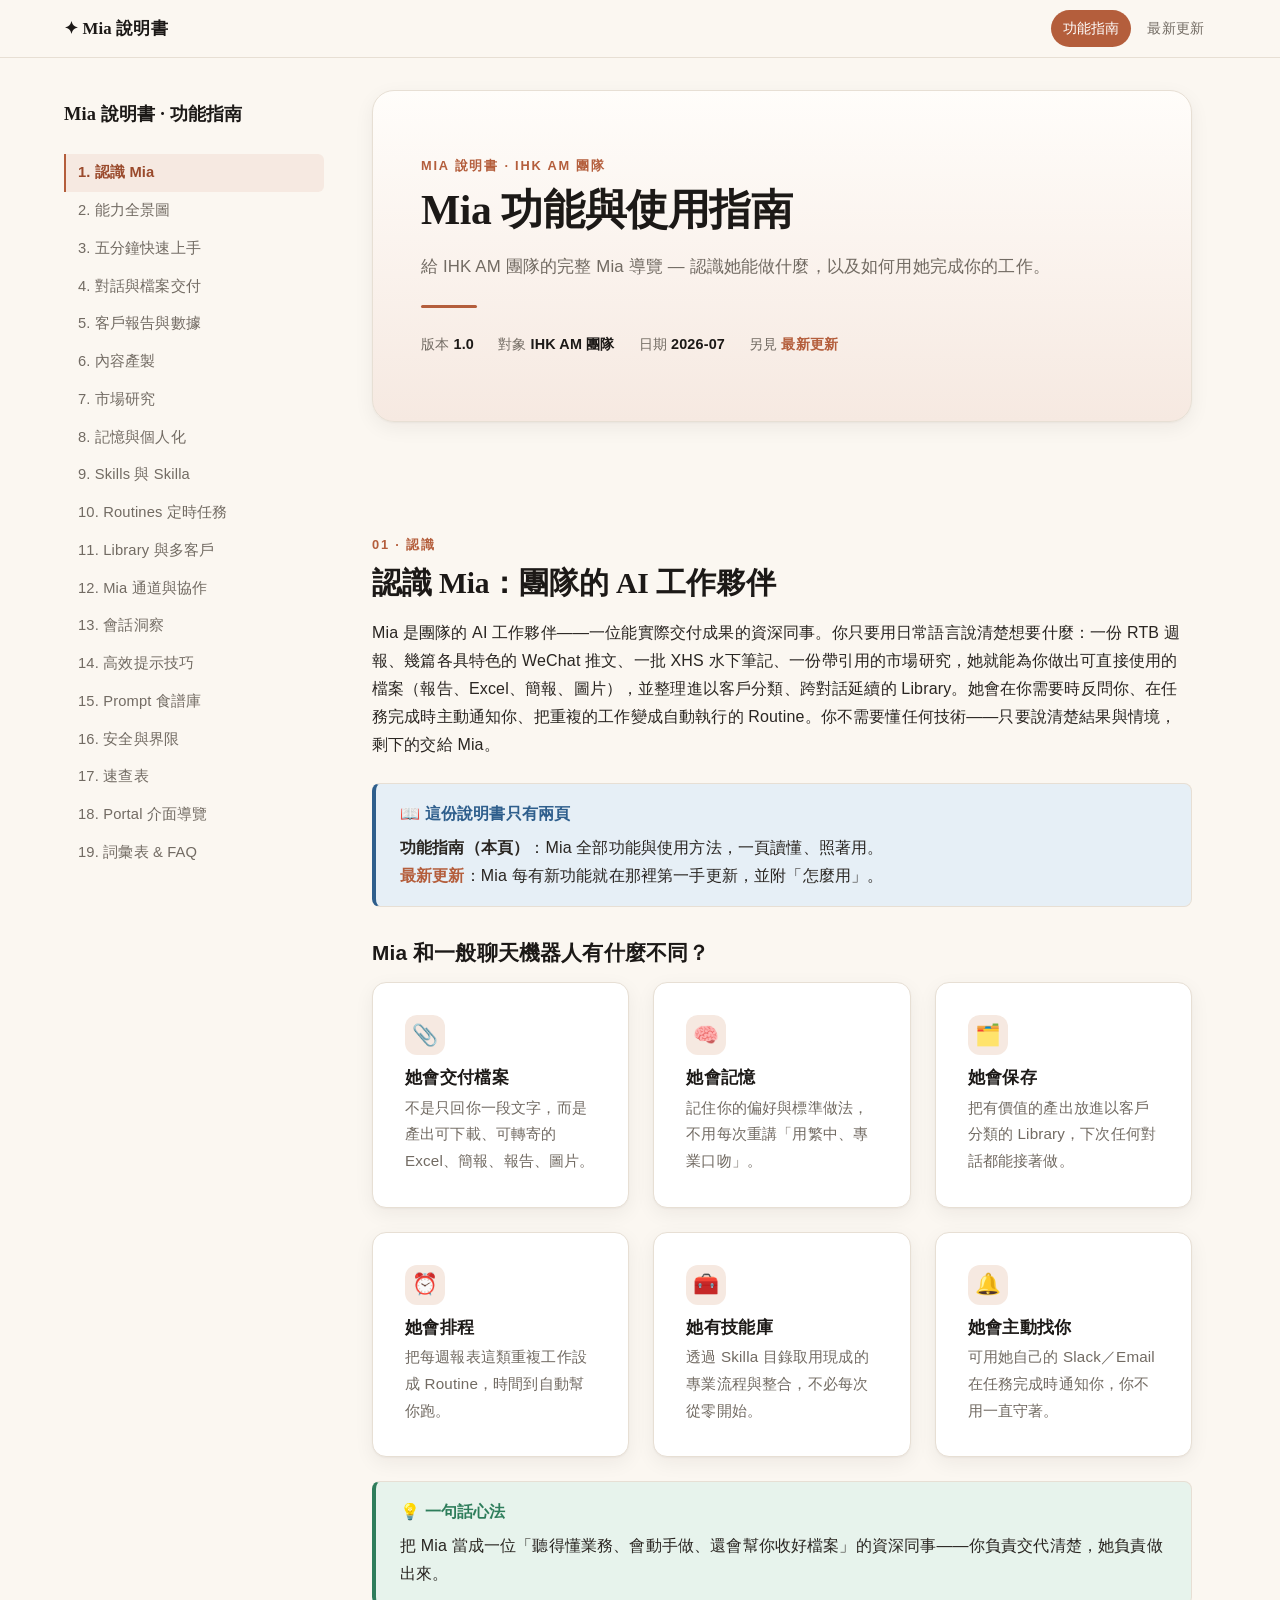
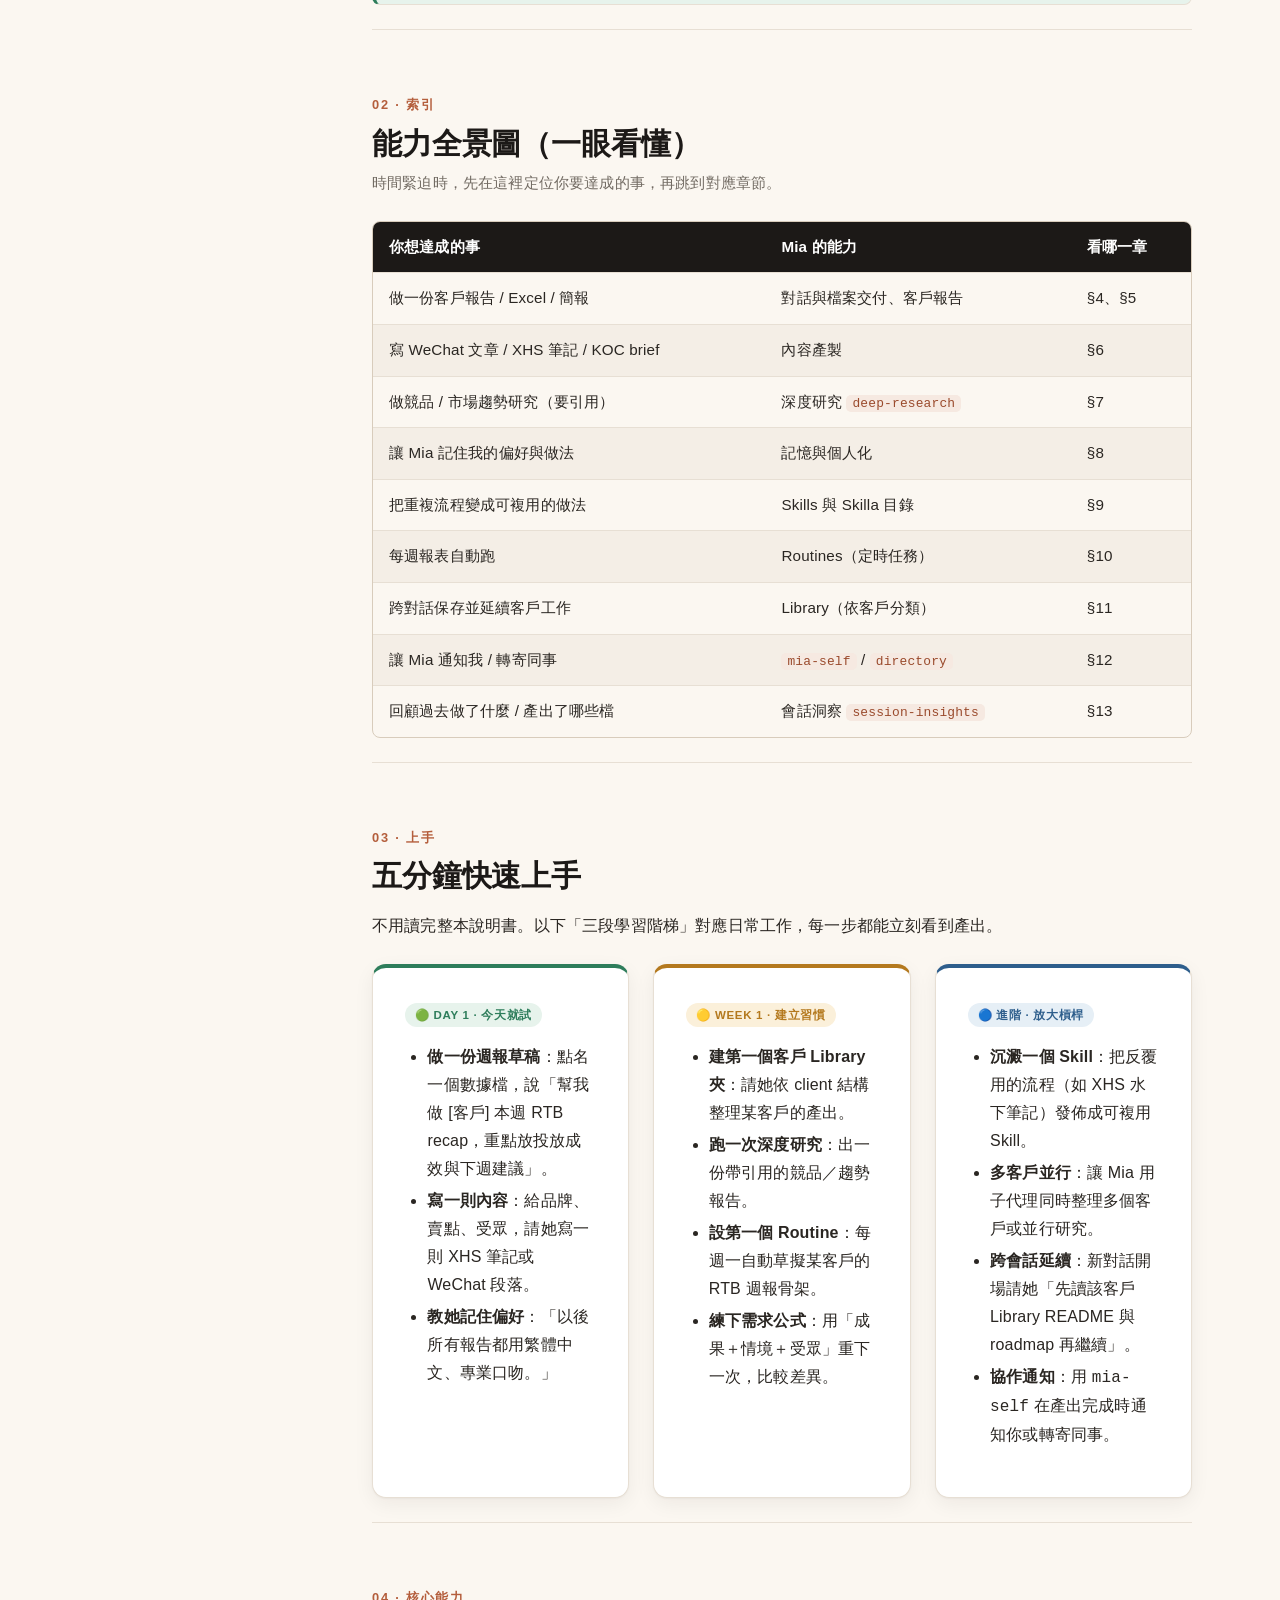
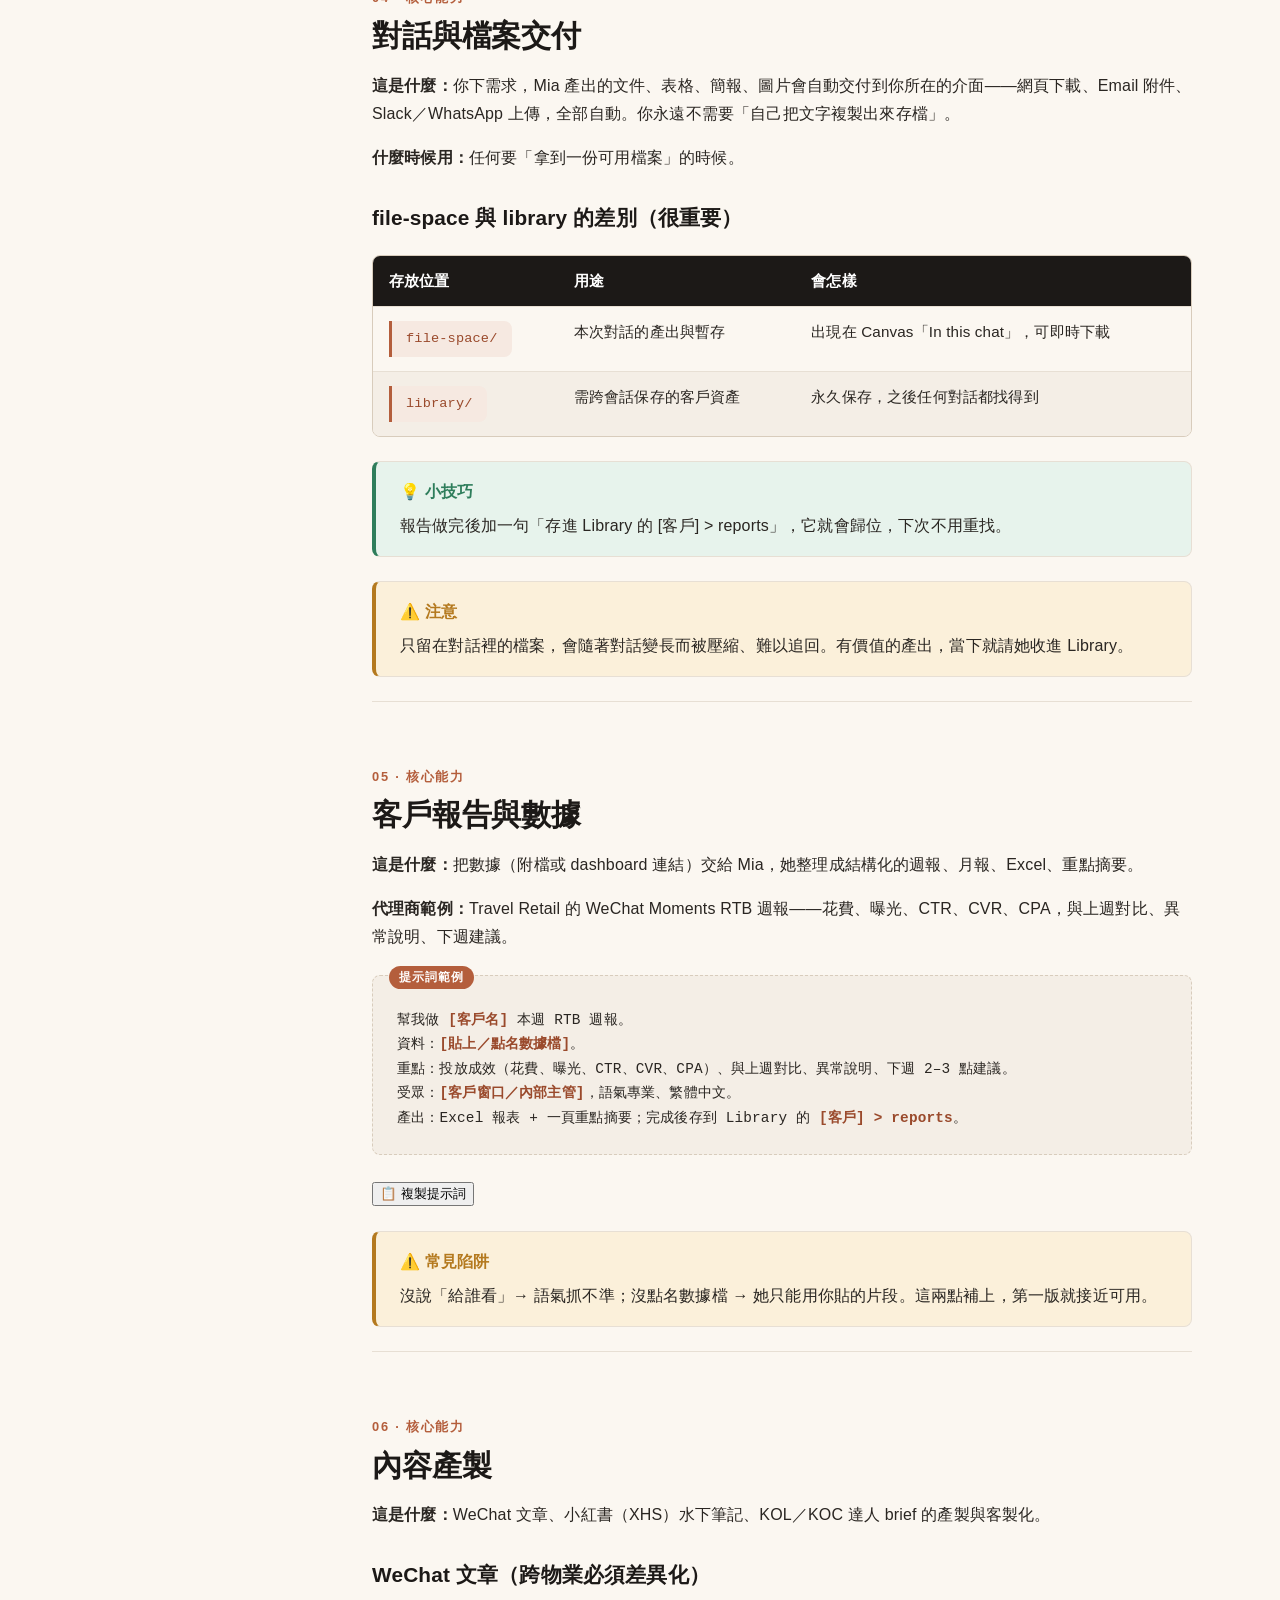
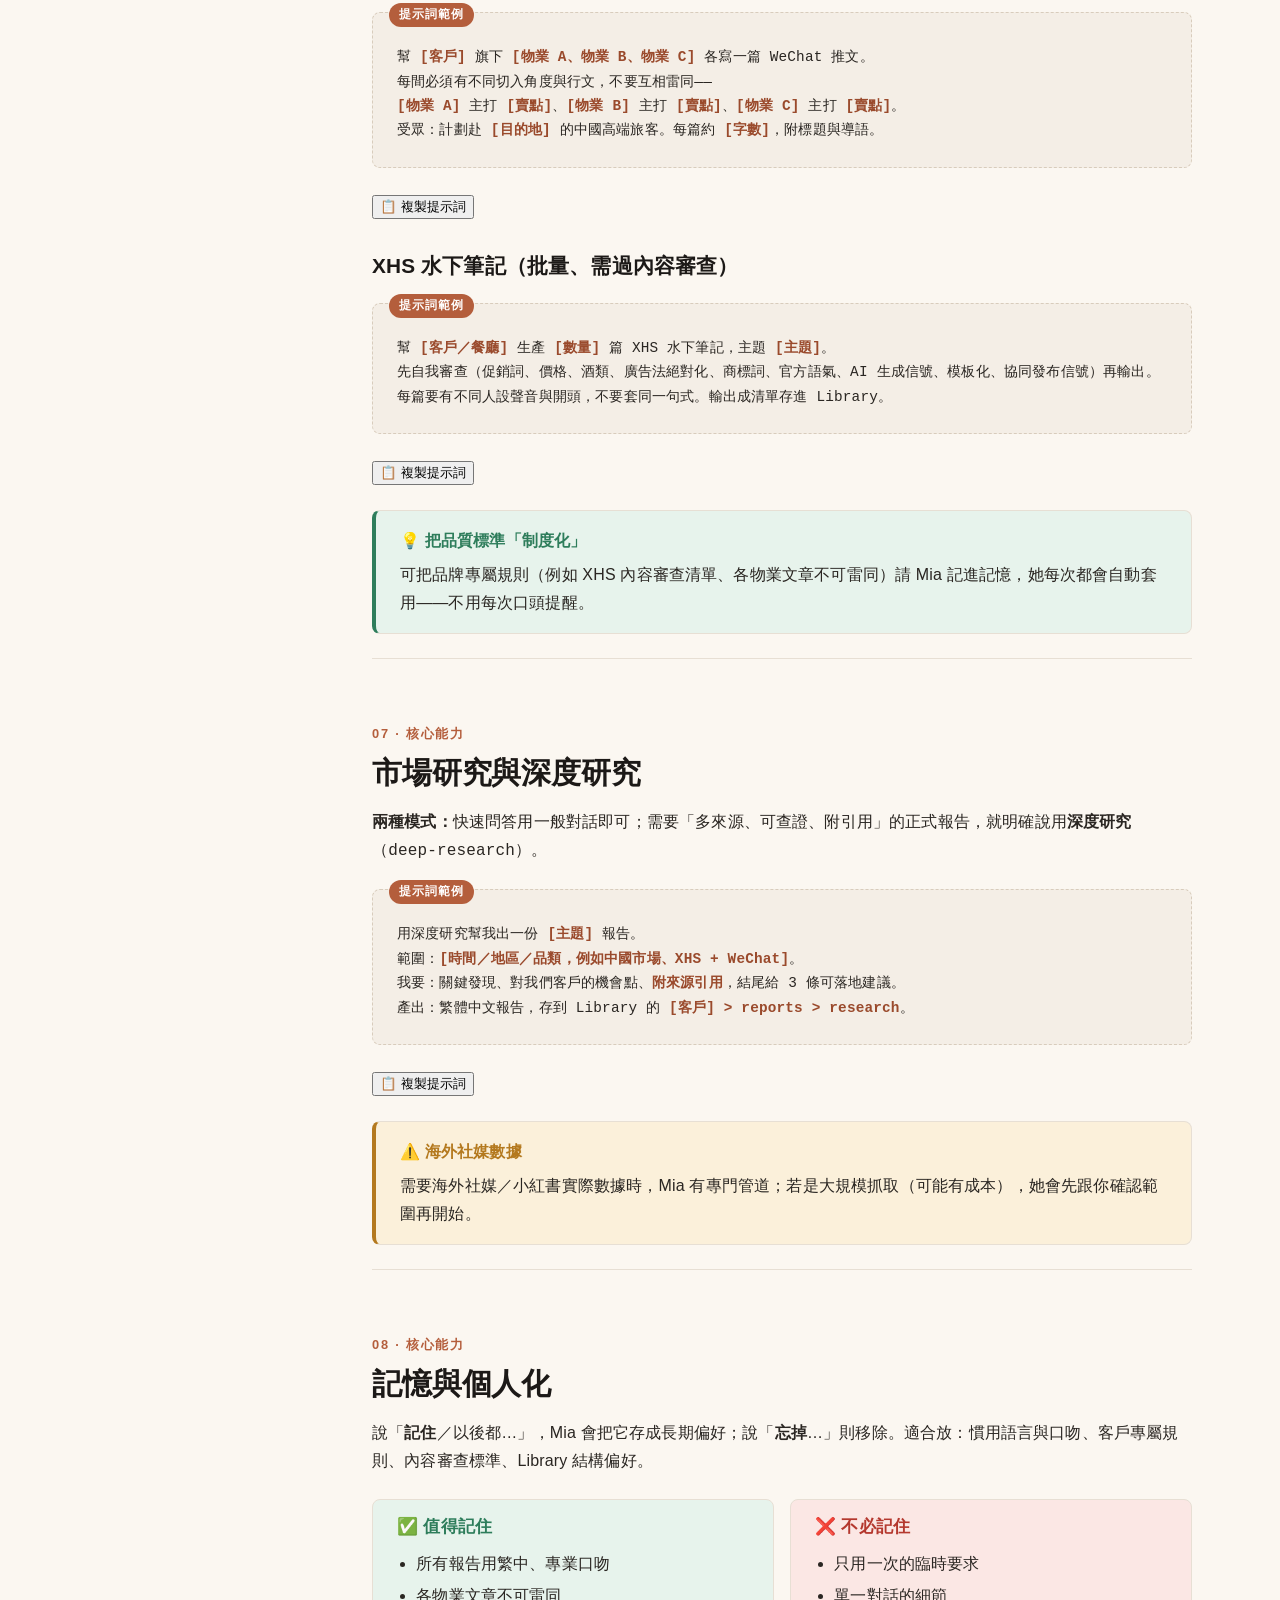
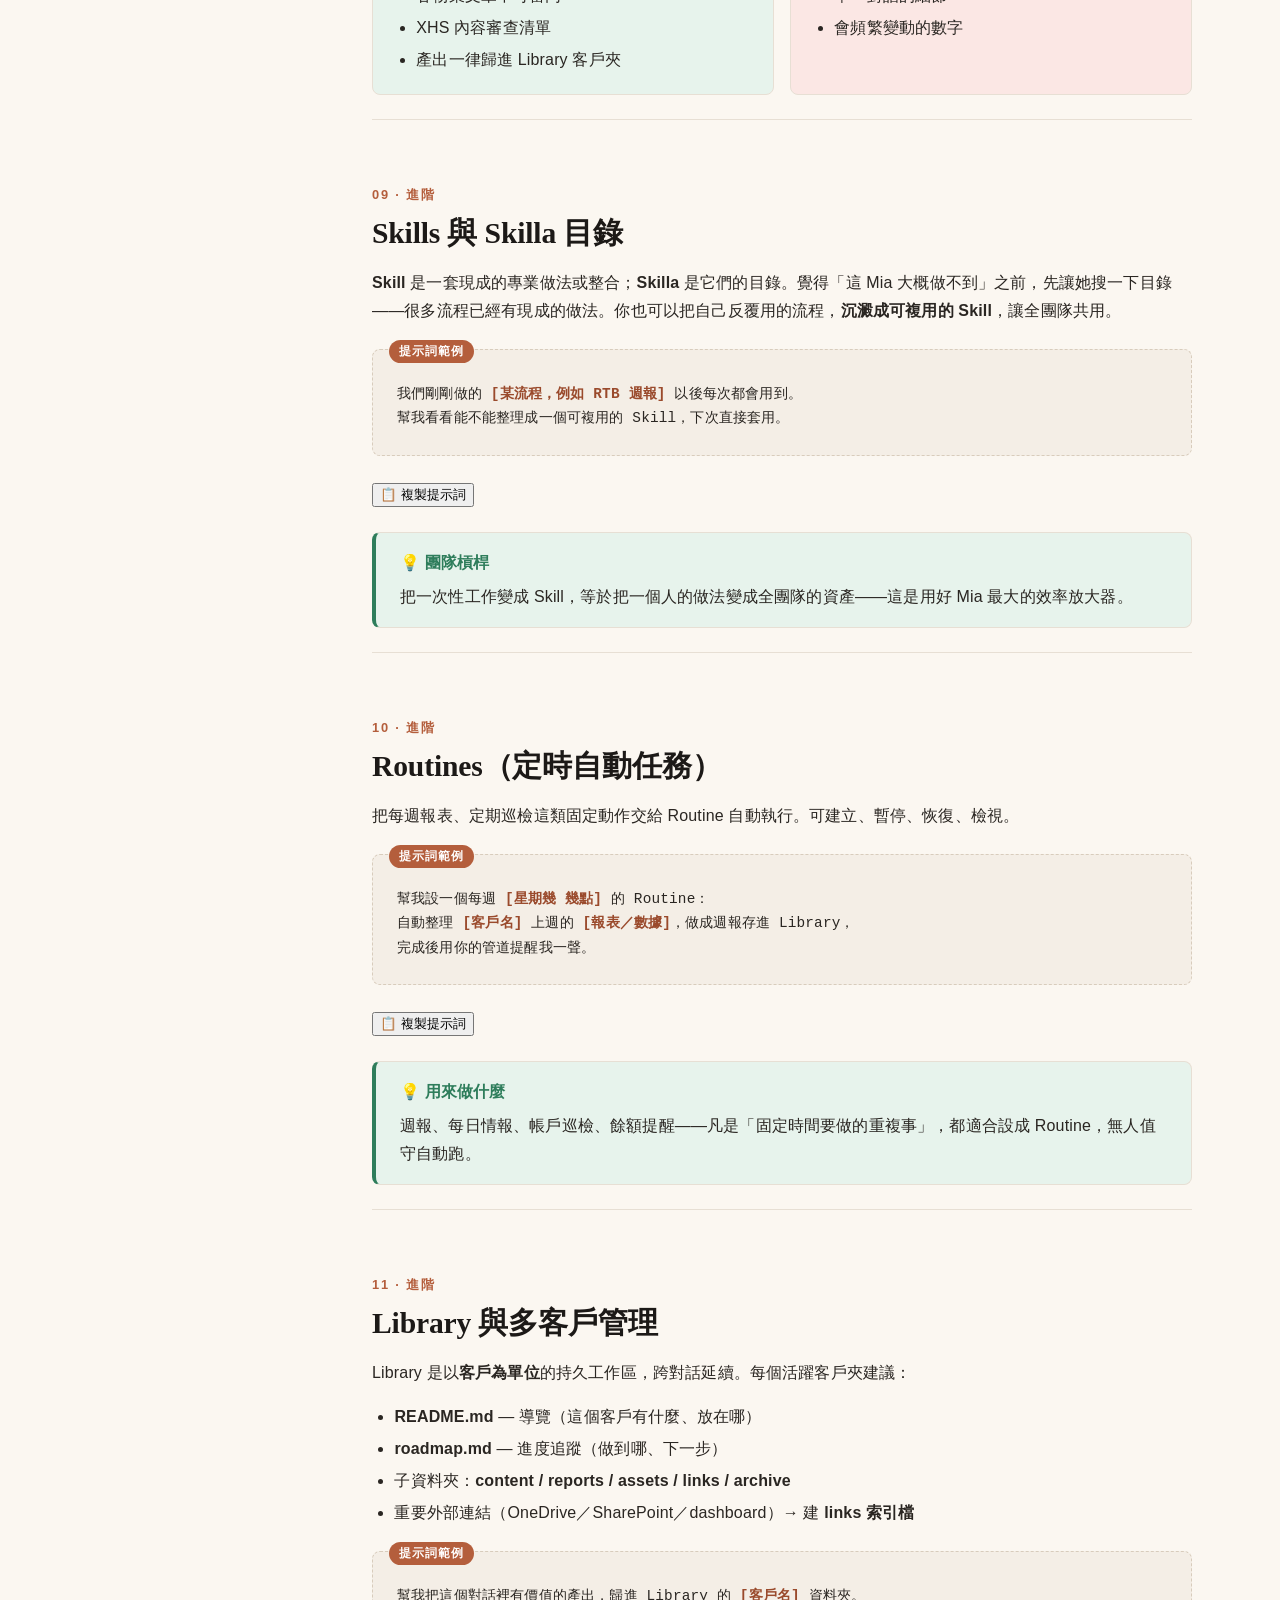
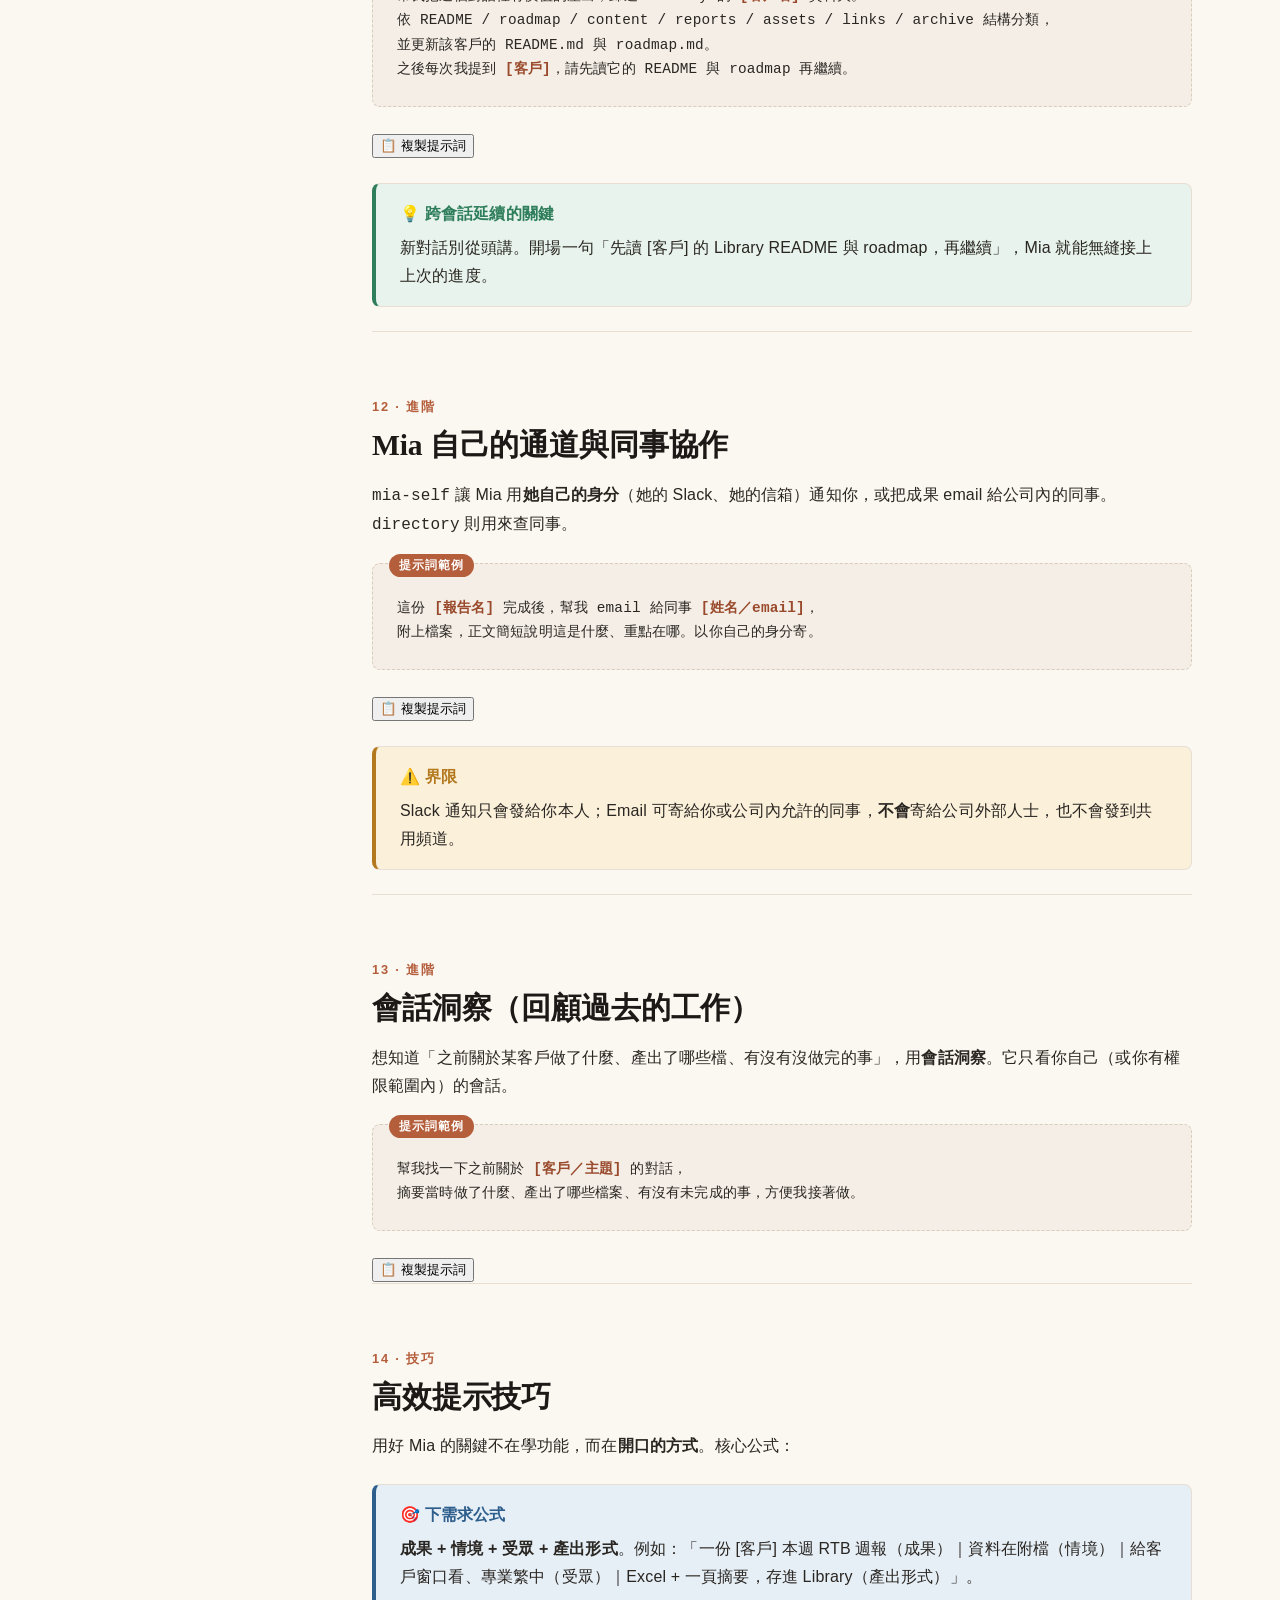
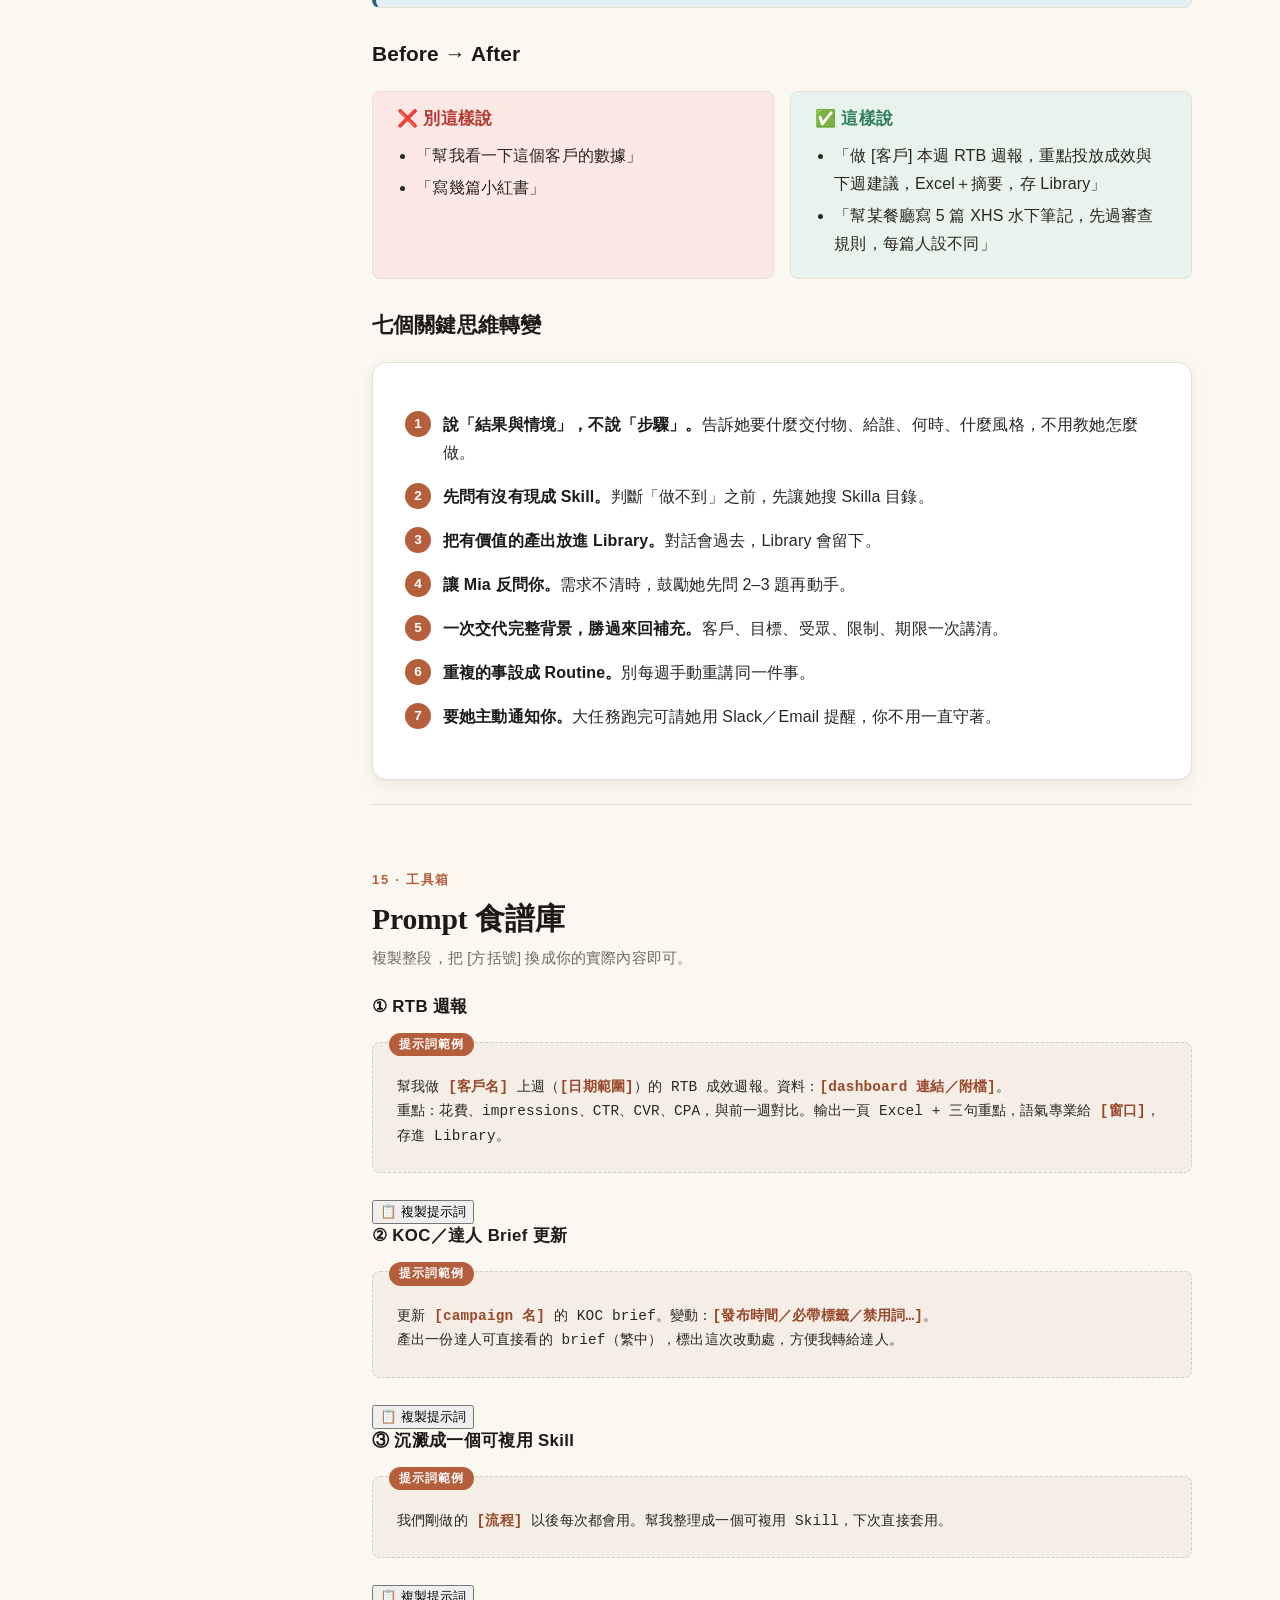
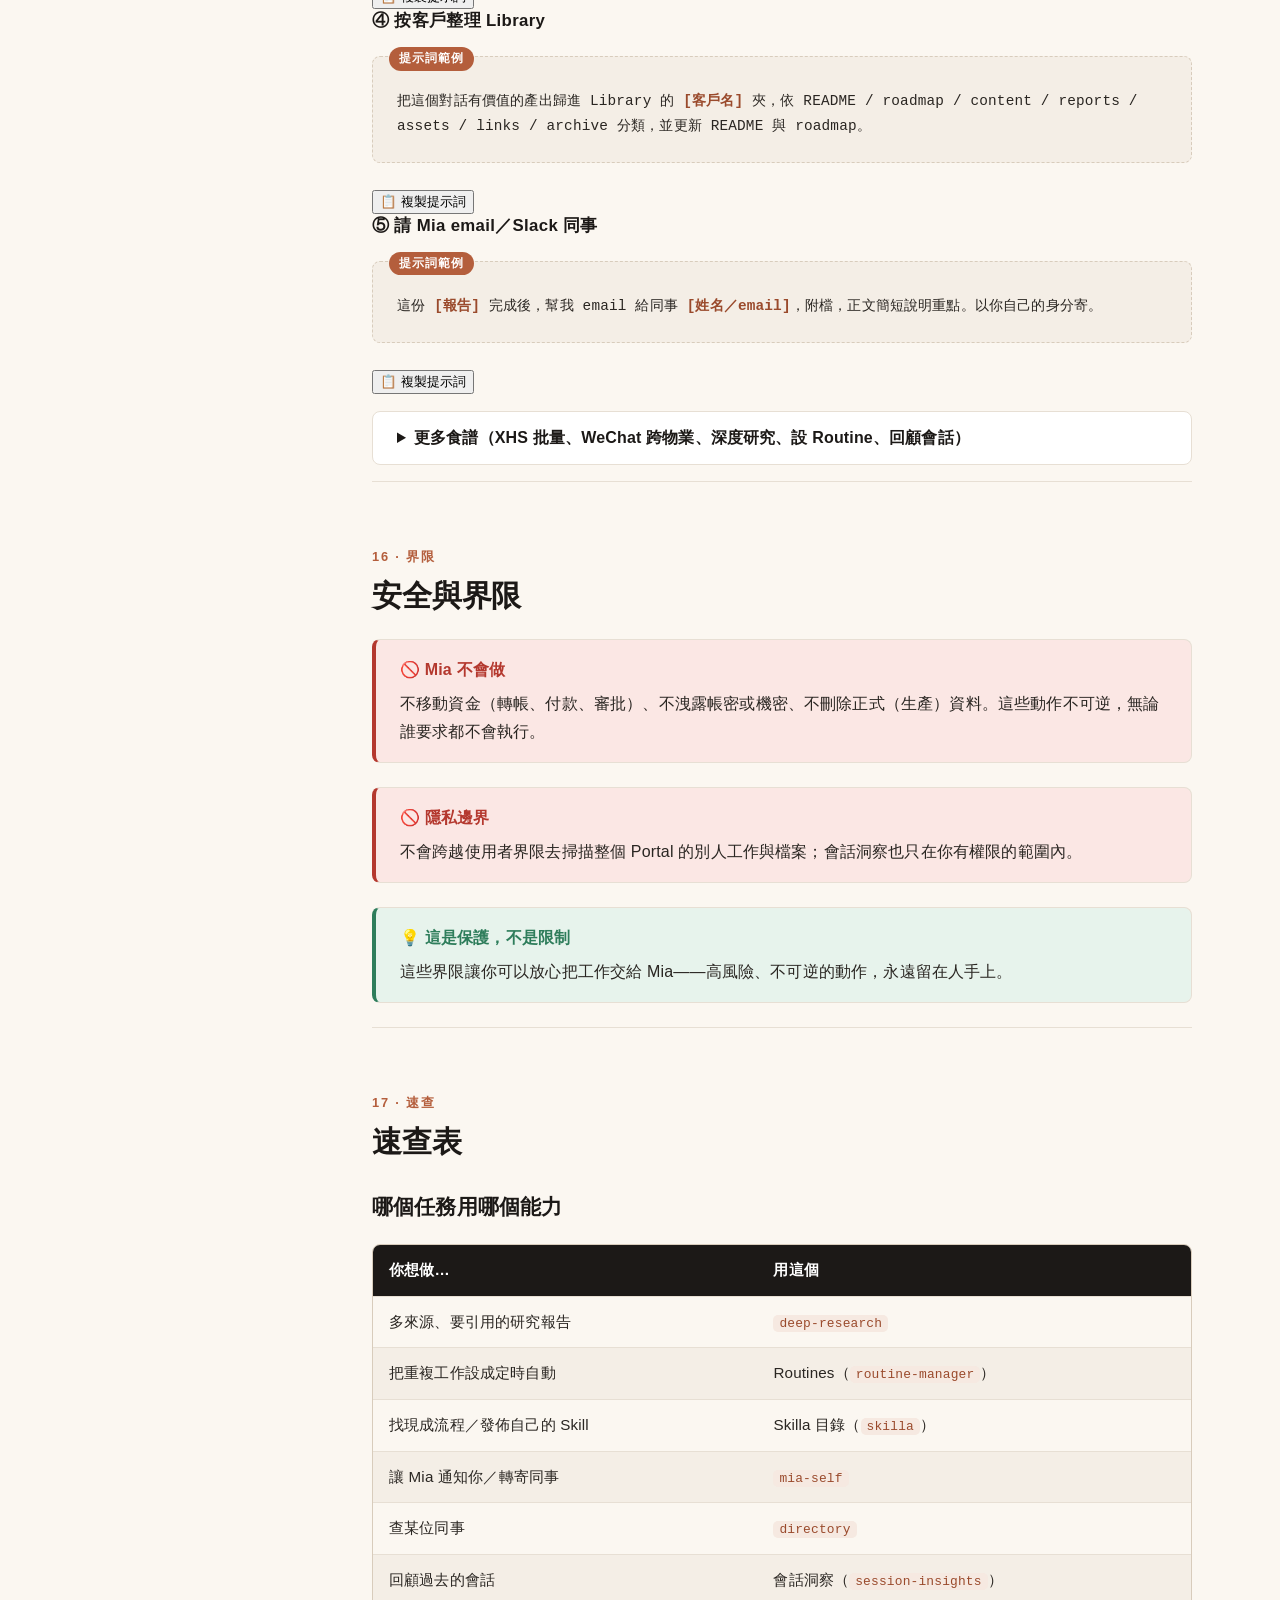
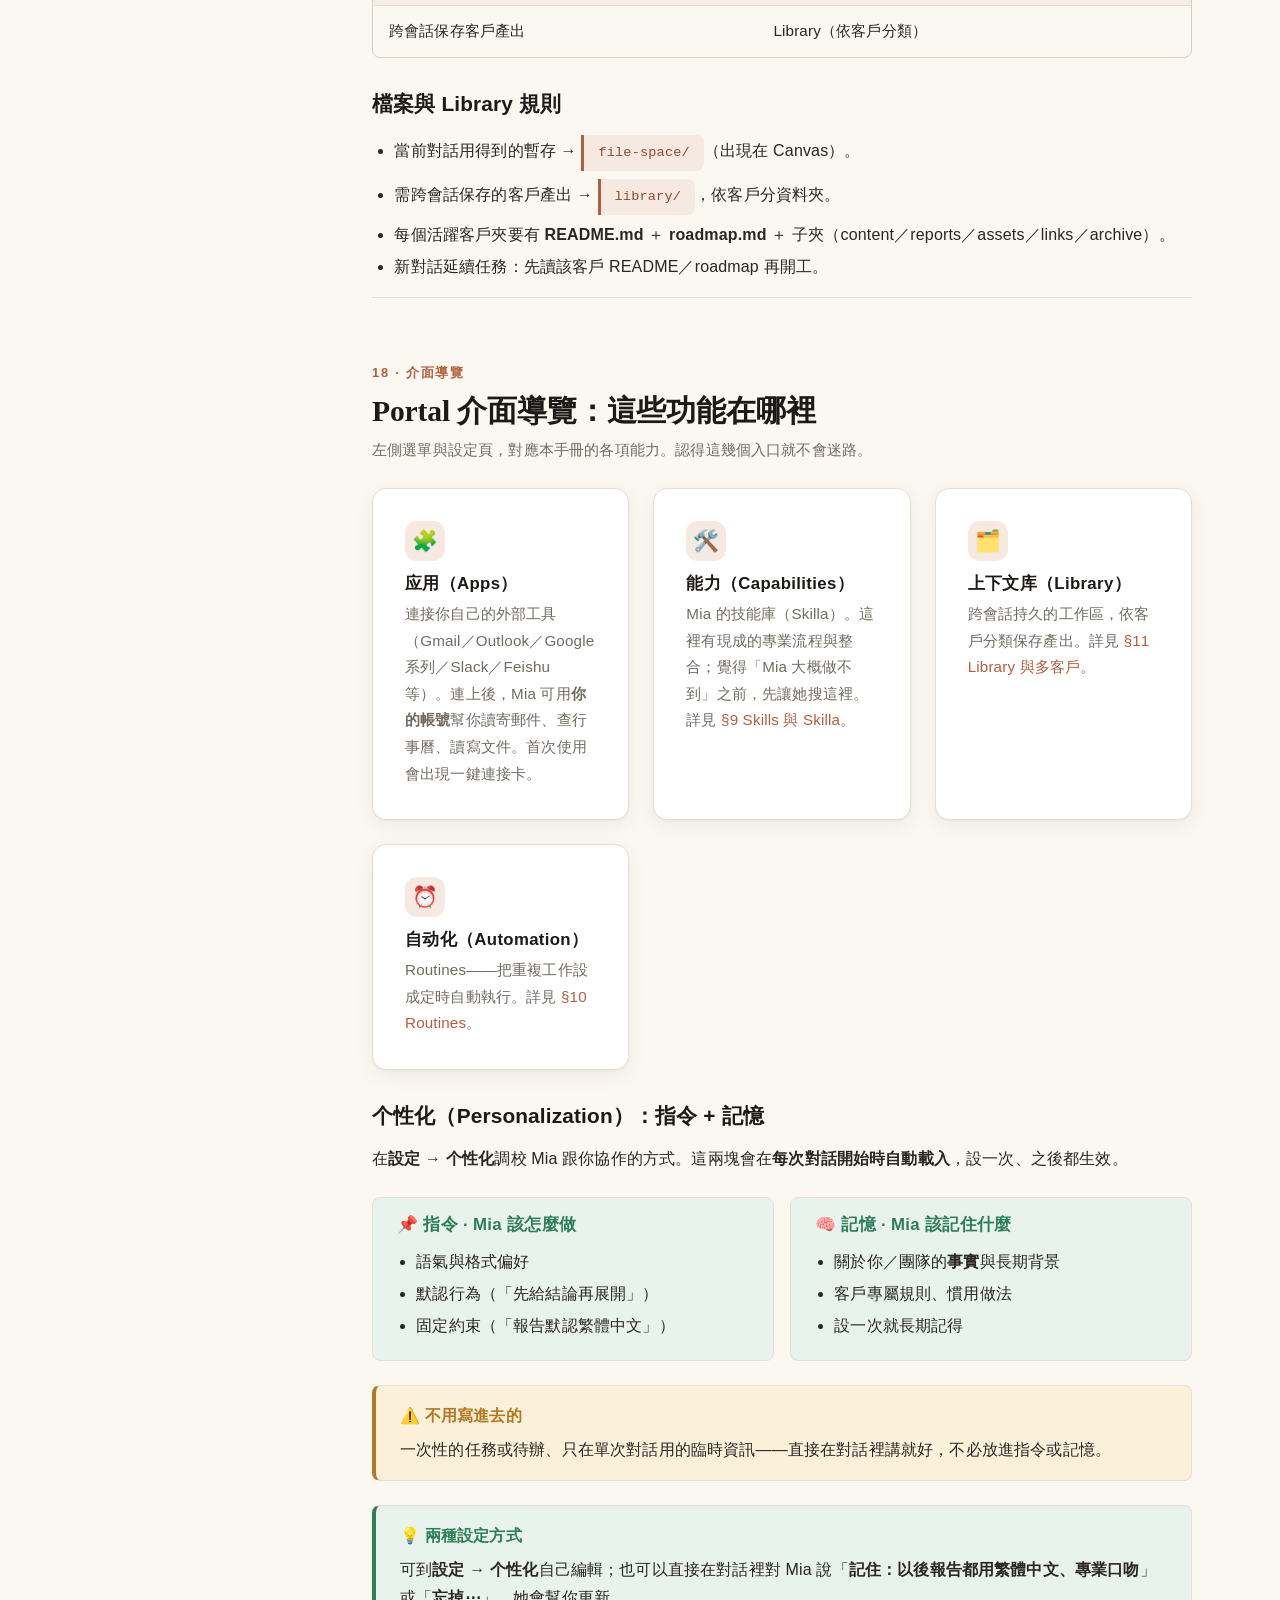
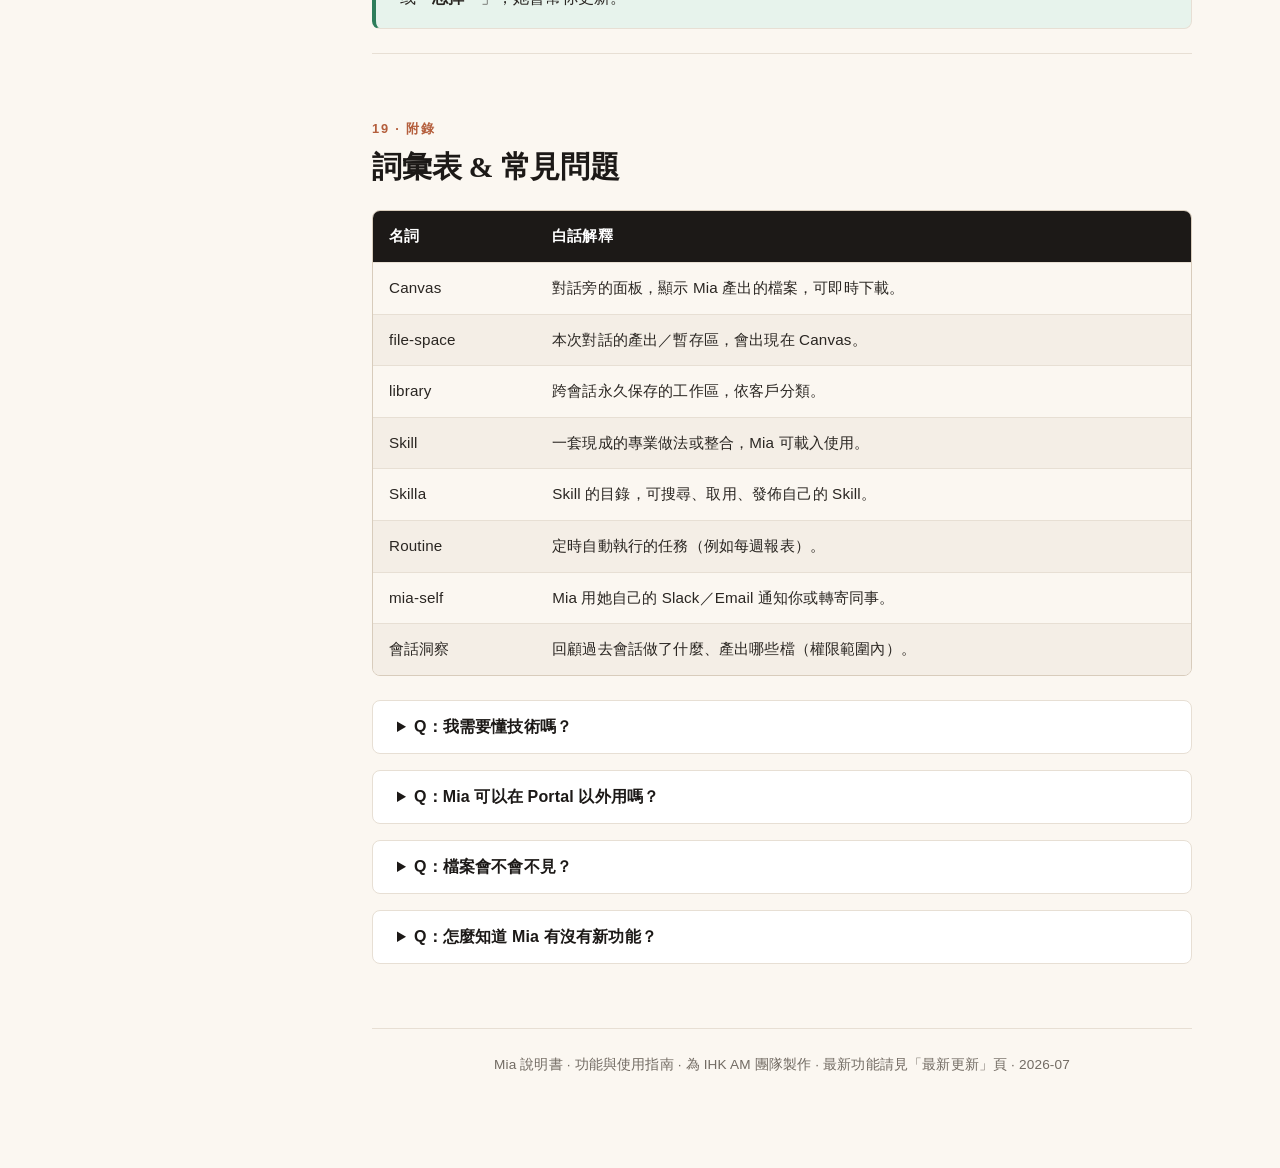
<file: index.html>
<!DOCTYPE html>
<html lang="zh-Hant">
<head>
<meta charset="utf-8">
<meta name="viewport" content="width=device-width, initial-scale=1">
<title>Mia 說明書 · 功能與使用指南（IHK AM 團隊）</title>
<style>
  :root {
    --accent:#B45E3C; --accent-strong:#9A4A2C; --accent-tint:#F6E9E1;
    --ink:#2A2622; --ink-strong:#1C1917; --muted:#726B63; --faint:#968C81;
    --paper:#FBF7F1; --surface:#FFFFFF; --surface-alt:#F4EEE6;
    --border:#E7DFD4; --border-strong:#D8CCBC;
    --tip:#2E7D5B; --tip-bg:#E7F3EC; --warn:#B4791E; --warn-bg:#FBF0DA;
    --limit:#B4382E; --limit-bg:#FBE7E4; --ex:#2E5E8C; --ex-bg:#E6EFF6;
    --font-sans:"PingFang TC","Microsoft JhengHei","Noto Sans TC","Heiti TC",-apple-system,BlinkMacSystemFont,"Segoe UI",Roboto,"Helvetica Neue",sans-serif;
    --font-serif:"Songti TC","PingFang TC",Georgia,"Times New Roman",serif;
    --font-mono:"SFMono-Regular","SF Mono","Cascadia Code",Consolas,"Courier New",monospace;
    --maxw:820px; --sp-2:8px; --sp-3:12px; --sp-4:16px; --sp-5:24px;
    --sp-6:32px; --sp-7:48px; --sp-8:64px; --sp-9:96px;
    --r-sm:8px; --r:14px; --r-lg:22px;
    --shadow:0 1px 2px rgba(28,25,23,.04),0 6px 20px rgba(28,25,23,.06);
    --shadow-lift:0 4px 10px rgba(28,25,23,.06),0 14px 34px rgba(28,25,23,.10);
  }
  * { box-sizing:border-box; }
  html { scroll-behavior:smooth; -webkit-text-size-adjust:100%; }
  body { margin:0; background:var(--paper); color:var(--ink);
    font-family:var(--font-sans); font-size:16px; line-height:1.75;
    letter-spacing:.01em; -webkit-font-smoothing:antialiased; }
  .wrap { max-width:1200px; margin:0 auto; display:grid;
          grid-template-columns:260px minmax(0,1fr); gap:var(--sp-7); padding:0 var(--sp-5); }
  main { max-width:var(--maxw); padding-bottom:var(--sp-9); }
  h1,h2,h3,h4 { color:var(--ink-strong); margin:0 0 var(--sp-4); line-height:1.3; }
  h1 { font-family:var(--font-serif); font-size:2.6rem; font-weight:700; letter-spacing:-.01em; line-height:1.2; }
  h2 { font-family:var(--font-serif); font-size:1.85rem; font-weight:700; letter-spacing:-.005em; }
  h3 { font-size:1.3rem; font-weight:600; margin-top:var(--sp-6); }
  h4 { font-size:1.05rem; font-weight:600; letter-spacing:.02em; }
  p { margin:0 0 var(--sp-4); }
  ul,ol { margin:0 0 var(--sp-4); padding-left:1.4em; }
  li { margin:4px 0; }
  a { color:var(--accent); text-decoration:none; }
  a:hover { color:var(--accent-strong); text-decoration:underline; }
  :focus-visible { outline:2px solid var(--accent); outline-offset:2px; border-radius:4px; }
  .eyebrow { font-size:.8rem; font-weight:700; letter-spacing:.14em; text-transform:uppercase;
             color:var(--accent); margin-bottom:var(--sp-2); }
  .lede { color:var(--muted); font-size:1.05rem; }
  small,.small { font-size:.85rem; color:var(--muted); }
  .kicker { color:var(--muted); font-size:.92rem; margin:-8px 0 var(--sp-5); }
  .hero { background:linear-gradient(180deg,#FFFDFA,var(--accent-tint));
          border:1px solid var(--border); border-radius:var(--r-lg);
          padding:var(--sp-8) var(--sp-7); margin:var(--sp-6) 0 var(--sp-7); box-shadow:var(--shadow); }
  .hero .rule { width:56px; height:3px; background:var(--accent); border-radius:2px; margin:var(--sp-5) 0; }
  .meta { display:flex; flex-wrap:wrap; gap:var(--sp-5); color:var(--muted); font-size:.9rem; }
  .meta b { color:var(--ink-strong); font-weight:600; }
  nav.toc { position:sticky; top:var(--sp-5); align-self:start; padding-top:var(--sp-6);
            max-height:100vh; overflow:auto; }
  nav.toc .brand { font-family:var(--font-serif); font-weight:700; color:var(--ink-strong);
                   font-size:1.15rem; margin-bottom:var(--sp-5); }
  nav.toc a { display:block; color:var(--muted); font-size:.92rem; padding:6px 12px;
              border-left:2px solid transparent; border-radius:0 6px 6px 0; }
  nav.toc a:hover { background:var(--accent-tint); color:var(--ink-strong); text-decoration:none; }
  nav.toc a.active { color:var(--accent-strong); border-left-color:var(--accent);
                     background:var(--accent-tint); font-weight:600; }
  section { padding-top:var(--sp-8); scroll-margin-top:var(--sp-5); }
  section + section { border-top:1px solid var(--border); }
  .card { background:var(--surface); border:1px solid var(--border); border-radius:var(--r);
          padding:var(--sp-6); box-shadow:var(--shadow); margin:var(--sp-5) 0; }
  .grid { display:grid; grid-template-columns:repeat(auto-fit,minmax(220px,1fr)); gap:var(--sp-5); }
  .grid .card { margin:0; transition:transform .18s ease, box-shadow .18s ease; }
  .grid .card:hover { transform:translateY(-2px); box-shadow:var(--shadow-lift); }
  .grid .card h4 { margin-bottom:6px; }
  .grid .card p { margin-bottom:0; color:var(--muted); font-size:.95rem; }
  .chip { display:inline-flex; align-items:center; justify-content:center; width:40px; height:40px;
          border-radius:12px; background:var(--accent-tint); font-size:1.3rem; margin-bottom:var(--sp-3); }
  .callout { border:1px solid var(--border); border-left-width:4px; border-radius:var(--r-sm);
             padding:var(--sp-4) var(--sp-5); margin:var(--sp-5) 0; }
  .callout .label { font-weight:700; display:flex; align-items:center; gap:8px; margin-bottom:6px; }
  .callout p:last-child { margin-bottom:0; }
  .callout.tip { background:var(--tip-bg); border-left-color:var(--tip); }
  .callout.tip .label { color:var(--tip); }
  .callout.warn { background:var(--warn-bg); border-left-color:var(--warn); }
  .callout.warn .label { color:var(--warn); }
  .callout.limit { background:var(--limit-bg); border-left-color:var(--limit); font-weight:500; }
  .callout.limit .label { color:var(--limit); }
  .callout.ex { background:var(--ex-bg); border-left-color:var(--ex); }
  .callout.ex .label { color:var(--ex); }
  .recipe { position:relative; background:var(--surface-alt); border:1px dashed var(--border-strong);
            border-radius:var(--r-sm); padding:var(--sp-6) var(--sp-5) var(--sp-5);
            font-family:var(--font-mono); font-size:.9rem; line-height:1.7; color:var(--ink);
            white-space:pre-wrap; margin:var(--sp-5) 0; }
  .recipe::before { content:"提示詞範例"; position:absolute; top:-10px; left:16px;
                    background:var(--accent); color:#fff; font-family:var(--font-sans);
                    font-size:.72rem; font-weight:700; letter-spacing:.08em;
                    padding:2px 10px; border-radius:20px; }
  .recipe b { color:var(--accent-strong); }
  .compare { display:grid; grid-template-columns:1fr 1fr; gap:var(--sp-4); margin:var(--sp-5) 0; }
  .compare > div { border-radius:var(--r-sm); padding:var(--sp-4) var(--sp-5); border:1px solid var(--border); }
  .compare .do { background:var(--tip-bg); }
  .compare .dont { background:var(--limit-bg); }
  .compare h4 { margin-bottom:var(--sp-3); }
  .compare .do h4 { color:var(--tip); }
  .compare .dont h4 { color:var(--limit); }
  .compare ul { margin:0; padding-left:1.2em; }
  .sheet { width:100%; border-collapse:separate; border-spacing:0; margin:var(--sp-5) 0;
           border:1px solid var(--border-strong); border-radius:var(--r-sm); overflow:hidden; font-size:.95rem; }
  .sheet th,.sheet td { text-align:left; padding:12px 16px; border-bottom:1px solid var(--border); vertical-align:top; }
  .sheet thead th { background:var(--ink-strong); color:#fff; font-weight:600; }
  .sheet tbody tr:nth-child(even) { background:var(--surface-alt); }
  .sheet tbody tr:last-child td { border-bottom:none; }
  .sheet code { background:var(--accent-tint); color:var(--accent-strong); padding:1px 6px; border-radius:5px;
                font-family:var(--font-mono); font-size:.85em; }
  .steps { list-style:none; counter-reset:s; padding:0; margin:var(--sp-5) 0; }
  .steps li { counter-increment:s; position:relative; padding:0 0 var(--sp-5) 52px; }
  .steps li::before { content:counter(s); position:absolute; left:0; top:0; width:32px; height:32px;
                      border-radius:50%; background:var(--accent); color:#fff; font-weight:700;
                      display:flex; align-items:center; justify-content:center; font-size:.95rem; }
  .steps li:not(:last-child)::after { content:""; position:absolute; left:15px; top:36px; bottom:6px;
                      width:2px; background:var(--border-strong); }
  .ladder { display:grid; grid-template-columns:repeat(auto-fit,minmax(240px,1fr)); gap:var(--sp-5); margin:var(--sp-5) 0; }
  .ladder .card { margin:0; border-top:4px solid var(--border-strong); }
  .ladder .d1 { border-top-color:var(--tip); }
  .ladder .w1 { border-top-color:var(--warn); }
  .ladder .adv { border-top-color:var(--ex); }
  .badge { display:inline-block; font-size:.72rem; font-weight:700; letter-spacing:.06em;
           padding:2px 10px; border-radius:20px; margin-bottom:var(--sp-3); }
  .badge.d1 { background:var(--tip-bg); color:var(--tip); }
  .badge.w1 { background:var(--warn-bg); color:var(--warn); }
  .badge.adv { background:var(--ex-bg); color:var(--ex); }
  .path { border-left:3px solid var(--accent); background:var(--accent-tint);
          padding:6px 14px; border-radius:0 8px 8px 0; font-family:var(--font-mono);
          font-size:.85rem; color:var(--accent-strong); display:inline-block; margin:2px 0; }
  details { border:1px solid var(--border); border-radius:var(--r-sm); padding:var(--sp-3) var(--sp-5);
            margin:var(--sp-4) 0; background:var(--surface); }
  details summary { cursor:pointer; font-weight:600; color:var(--ink-strong); }
  details[open] summary { margin-bottom:var(--sp-3); }
  .num { display:inline-flex; width:26px; height:26px; border-radius:50%; background:var(--accent);
         color:#fff; font-weight:700; font-size:.85rem; align-items:center; justify-content:center;
         margin-right:8px; flex:0 0 auto; }
  .mind { display:flex; align-items:flex-start; gap:4px; margin:var(--sp-4) 0; }
  .mind div b { color:var(--ink-strong); }
  #top { position:fixed; right:22px; bottom:22px; background:var(--accent); color:#fff;
         width:44px; height:44px; border-radius:50%; display:none; align-items:center;
         justify-content:center; box-shadow:var(--shadow-lift); font-size:1.2rem; cursor:pointer;
         border:none; z-index:20; }
  #top.show { display:flex; }
  footer { margin-top:var(--sp-8); padding-top:var(--sp-5); border-top:1px solid var(--border);
           text-align:center; color:var(--muted); font-size:.85rem; }
  @media (max-width:960px) {
    .wrap { grid-template-columns:1fr; gap:0; }
    nav.toc { position:sticky; top:0; z-index:10; max-height:none; padding:var(--sp-3) 0;
              background:var(--paper); border-bottom:1px solid var(--border); }
    nav.toc a { display:inline-block; border-left:none; }
    nav.toc .brand { display:none; }
    .compare { grid-template-columns:1fr; }
    h1 { font-size:2.1rem; }
  }
  @page { margin:16mm; }
  @media print {
    body { background:#fff; color:#000; font-size:11.5pt; }
    .wrap { display:block; max-width:none; padding:0; }
    nav.toc,#top { display:none; }
    .hero { background:#fff; box-shadow:none; }
    .card,.grid .card { box-shadow:none; border:1px solid #bbb; }
    .card,.callout,.recipe,.compare,.steps li,.sheet tr { break-inside:avoid; }
    section + section { border-top:1px solid #ccc; }
    a { color:#000; text-decoration:underline; }
    .grid .card:hover { transform:none; }
  }

  /* --- mini-site additions --- */
  .site{position:sticky;top:0;z-index:30;background:rgba(251,247,241,.94);
        -webkit-backdrop-filter:saturate(1.2) blur(8px);backdrop-filter:saturate(1.2) blur(8px);
        border-bottom:1px solid var(--border);}
  .site-in{max-width:1200px;margin:0 auto;padding:10px 24px;display:flex;align-items:center;
           justify-content:space-between;gap:16px;flex-wrap:wrap;}
  .site .logo{font-family:var(--font-serif);font-weight:700;color:var(--ink-strong);font-size:1.05rem;
              text-decoration:none;white-space:nowrap;}
  .site .logo:hover{color:var(--accent-strong);text-decoration:none;}
  .site-nav{display:flex;gap:4px;flex-wrap:wrap;}
  .site-nav a{font-size:.9rem;color:var(--muted);padding:6px 12px;border-radius:20px;
              text-decoration:none;white-space:nowrap;}
  .site-nav a:hover{background:var(--accent-tint);color:var(--ink-strong);text-decoration:none;}
  .site-nav a.cur{background:var(--accent);color:#fff;}
  nav.toc{top:66px;max-height:calc(100vh - 76px);}
  section{scroll-margin-top:76px;}
  .page{max-width:900px;margin:0 auto;padding:0 24px 96px;}
  .linkcard{display:block;text-decoration:none;color:inherit;
            transition:transform .18s ease,box-shadow .18s ease;}
  .linkcard:hover{transform:translateY(-2px);box-shadow:var(--shadow-lift);text-decoration:none;color:inherit;}
  .linkcard .go{color:var(--accent);font-weight:600;font-size:.92rem;margin-top:16px;display:inline-block;}
  @media (max-width:960px){
    .site{position:static;}
    nav.toc{display:block!important;position:sticky;top:0;z-index:25;max-height:none;
      background:var(--paper);border-bottom:1px solid var(--border);
      padding:8px 0;overflow-x:auto;overflow-y:hidden;white-space:nowrap;-webkit-overflow-scrolling:touch;}
    nav.toc::before{content:"本頁目錄 ›";display:inline-block;color:var(--muted);font-size:.8rem;font-weight:700;padding:6px 8px 6px 0;}
    nav.toc .brand{display:none;}
    nav.toc a{display:inline-block;border-left:none;border-radius:16px;padding:6px 12px;}
    nav.toc a.active{background:var(--accent);color:#fff;border-left-color:transparent;}
    .site-in{padding:8px 16px;}
    .site .logo{font-size:.98rem;}
    .site-nav a{font-size:.82rem;padding:5px 10px;}
    .page{padding:0 16px 64px;}
  }
</style>
</head>
<body>
<div class="wrap">
  <nav class="toc" id="toc">
    <div class="brand">Mia 說明書 · 功能指南</div>
    <a href="#intro">1. 認識 Mia</a>
    <a href="#map">2. 能力全景圖</a>
    <a href="#start">3. 五分鐘快速上手</a>
    <a href="#files">4. 對話與檔案交付</a>
    <a href="#reports">5. 客戶報告與數據</a>
    <a href="#content">6. 內容產製</a>
    <a href="#research">7. 市場研究</a>
    <a href="#memory">8. 記憶與個人化</a>
    <a href="#skills">9. Skills 與 Skilla</a>
    <a href="#routines">10. Routines 定時任務</a>
    <a href="#library">11. Library 與多客戶</a>
    <a href="#self">12. Mia 通道與協作</a>
    <a href="#insights">13. 會話洞察</a>
    <a href="#prompting">14. 高效提示技巧</a>
    <a href="#recipes">15. Prompt 食譜庫</a>
    <a href="#limits">16. 安全與界限</a>
    <a href="#cheat">17. 速查表</a>
    <a href="#ui">18. Portal 介面導覽</a>
    <a href="#faq">19. 詞彙表 & FAQ</a>
  </nav>

  <main>
    <header class="hero">
      <div class="eyebrow">Mia 說明書 · IHK AM 團隊</div>
      <h1>Mia 功能與使用指南</h1>
      <p class="lede">給 IHK AM 團隊的完整 Mia 導覽 — 認識她能做什麼，以及如何用她完成你的工作。</p>
      <div class="rule"></div>
      <div class="meta">
        <span>版本 <b>1.0</b></span>
        <span>對象 <b>IHK AM 團隊</b></span>
        <span>日期 <b>2026-07</b></span>
        <span>另見 <b><a href="part2.html">最新更新</a></b></span>
      </div>
    </header>

    <section id="intro">
      <div class="eyebrow">01 · 認識</div>
      <h2>認識 Mia：團隊的 AI 工作夥伴</h2>
      <p>Mia 是團隊的 AI 工作夥伴——一位能實際交付成果的資深同事。你只要用日常語言說清楚想要什麼：一份 RTB 週報、幾篇各具特色的 WeChat 推文、一批 XHS 水下筆記、一份帶引用的市場研究，她就能為你做出可直接使用的檔案（報告、Excel、簡報、圖片），並整理進以客戶分類、跨對話延續的 Library。她會在你需要時反問你、在任務完成時主動通知你、把重複的工作變成自動執行的 Routine。你不需要懂任何技術——只要說清楚結果與情境，剩下的交給 Mia。</p>

      <div class="callout ex"><div class="label">📖 這份說明書只有兩頁</div><p><b>功能指南（本頁）</b>：Mia 全部功能與使用方法，一頁讀懂、照著用。<br><b><a href="part2.html">最新更新</a></b>：Mia 每有新功能就在那裡第一手更新，並附「怎麼用」。</p></div>

      <h3>Mia 和一般聊天機器人有什麼不同？</h3>
      <div class="grid">
        <div class="card"><div class="chip">📎</div><h4>她會交付檔案</h4><p>不是只回你一段文字，而是產出可下載、可轉寄的 Excel、簡報、報告、圖片。</p></div>
        <div class="card"><div class="chip">🧠</div><h4>她會記憶</h4><p>記住你的偏好與標準做法，不用每次重講「用繁中、專業口吻」。</p></div>
        <div class="card"><div class="chip">🗂️</div><h4>她會保存</h4><p>把有價值的產出放進以客戶分類的 Library，下次任何對話都能接著做。</p></div>
        <div class="card"><div class="chip">⏰</div><h4>她會排程</h4><p>把每週報表這類重複工作設成 Routine，時間到自動幫你跑。</p></div>
        <div class="card"><div class="chip">🧰</div><h4>她有技能庫</h4><p>透過 Skilla 目錄取用現成的專業流程與整合，不必每次從零開始。</p></div>
        <div class="card"><div class="chip">🔔</div><h4>她會主動找你</h4><p>可用她自己的 Slack／Email 在任務完成時通知你，你不用一直守著。</p></div>
      </div>

      <div class="callout tip"><div class="label">💡 一句話心法</div><p>把 Mia 當成一位「聽得懂業務、會動手做、還會幫你收好檔案」的資深同事——你負責交代清楚，她負責做出來。</p></div>
    </section>

    <section id="map">
      <div class="eyebrow">02 · 索引</div>
      <h2>能力全景圖（一眼看懂）</h2>
      <p class="kicker">時間緊迫時，先在這裡定位你要達成的事，再跳到對應章節。</p>
      <table class="sheet">
        <thead><tr><th>你想達成的事</th><th>Mia 的能力</th><th>看哪一章</th></tr></thead>
        <tbody>
          <tr><td>做一份客戶報告 / Excel / 簡報</td><td>對話與檔案交付、客戶報告</td><td>§4、§5</td></tr>
          <tr><td>寫 WeChat 文章 / XHS 筆記 / KOC brief</td><td>內容產製</td><td>§6</td></tr>
          <tr><td>做競品 / 市場趨勢研究（要引用）</td><td>深度研究 <code>deep-research</code></td><td>§7</td></tr>
          <tr><td>讓 Mia 記住我的偏好與做法</td><td>記憶與個人化</td><td>§8</td></tr>
          <tr><td>把重複流程變成可複用的做法</td><td>Skills 與 Skilla 目錄</td><td>§9</td></tr>
          <tr><td>每週報表自動跑</td><td>Routines（定時任務）</td><td>§10</td></tr>
          <tr><td>跨對話保存並延續客戶工作</td><td>Library（依客戶分類）</td><td>§11</td></tr>
          <tr><td>讓 Mia 通知我 / 轉寄同事</td><td><code>mia-self</code> / <code>directory</code></td><td>§12</td></tr>
          <tr><td>回顧過去做了什麼 / 產出了哪些檔</td><td>會話洞察 <code>session-insights</code></td><td>§13</td></tr>
        </tbody>
      </table>
    </section>

    <section id="start">
      <div class="eyebrow">03 · 上手</div>
      <h2>五分鐘快速上手</h2>
      <p>不用讀完整本說明書。以下「三段學習階梯」對應日常工作，每一步都能立刻看到產出。</p>
      <div class="ladder">
        <div class="card d1">
          <span class="badge d1">🟢 DAY 1 · 今天就試</span>
          <ul>
            <li><b>做一份週報草稿</b>：點名一個數據檔，說「幫我做 [客戶] 本週 RTB recap，重點放投放成效與下週建議」。</li>
            <li><b>寫一則內容</b>：給品牌、賣點、受眾，請她寫一則 XHS 筆記或 WeChat 段落。</li>
            <li><b>教她記住偏好</b>：「以後所有報告都用繁體中文、專業口吻。」</li>
          </ul>
        </div>
        <div class="card w1">
          <span class="badge w1">🟡 WEEK 1 · 建立習慣</span>
          <ul>
            <li><b>建第一個客戶 Library 夾</b>：請她依 client 結構整理某客戶的產出。</li>
            <li><b>跑一次深度研究</b>：出一份帶引用的競品／趨勢報告。</li>
            <li><b>設第一個 Routine</b>：每週一自動草擬某客戶的 RTB 週報骨架。</li>
            <li><b>練下需求公式</b>：用「成果＋情境＋受眾」重下一次，比較差異。</li>
          </ul>
        </div>
        <div class="card adv">
          <span class="badge adv">🔵 進階 · 放大槓桿</span>
          <ul>
            <li><b>沉澱一個 Skill</b>：把反覆用的流程（如 XHS 水下筆記）發佈成可複用 Skill。</li>
            <li><b>多客戶並行</b>：讓 Mia 用子代理同時整理多個客戶或並行研究。</li>
            <li><b>跨會話延續</b>：新對話開場請她「先讀該客戶 Library README 與 roadmap 再繼續」。</li>
            <li><b>協作通知</b>：用 <code>mia-self</code> 在產出完成時通知你或轉寄同事。</li>
          </ul>
        </div>
      </div>
    </section>

    <section id="files">
      <div class="eyebrow">04 · 核心能力</div>
      <h2>對話與檔案交付</h2>
      <p><b>這是什麼：</b>你下需求，Mia 產出的文件、表格、簡報、圖片會自動交付到你所在的介面——網頁下載、Email 附件、Slack／WhatsApp 上傳，全部自動。你永遠不需要「自己把文字複製出來存檔」。</p>
      <p><b>什麼時候用：</b>任何要「拿到一份可用檔案」的時候。</p>
      <h3>file-space 與 library 的差別（很重要）</h3>
      <table class="sheet">
        <thead><tr><th>存放位置</th><th>用途</th><th>會怎樣</th></tr></thead>
        <tbody>
          <tr><td><span class="path">file-space/</span></td><td>本次對話的產出與暫存</td><td>出現在 Canvas「In this chat」，可即時下載</td></tr>
          <tr><td><span class="path">library/</span></td><td>需跨會話保存的客戶資產</td><td>永久保存，之後任何對話都找得到</td></tr>
        </tbody>
      </table>
      <div class="callout tip"><div class="label">💡 小技巧</div><p>報告做完後加一句「存進 Library 的 [客戶] > reports」，它就會歸位，下次不用重找。</p></div>
      <div class="callout warn"><div class="label">⚠️ 注意</div><p>只留在對話裡的檔案，會隨著對話變長而被壓縮、難以追回。有價值的產出，當下就請她收進 Library。</p></div>
    </section>

    <section id="reports">
      <div class="eyebrow">05 · 核心能力</div>
      <h2>客戶報告與數據</h2>
      <p><b>這是什麼：</b>把數據（附檔或 dashboard 連結）交給 Mia，她整理成結構化的週報、月報、Excel、重點摘要。</p>
      <p><b>代理商範例：</b>Travel Retail 的 WeChat Moments RTB 週報——花費、曝光、CTR、CVR、CPA，與上週對比、異常說明、下週建議。</p>
      <div class="recipe">幫我做 <b>[客戶名]</b> 本週 RTB 週報。
資料：<b>[貼上／點名數據檔]</b>。
重點：投放成效（花費、曝光、CTR、CVR、CPA）、與上週對比、異常說明、下週 2–3 點建議。
受眾：<b>[客戶窗口／內部主管]</b>，語氣專業、繁體中文。
產出：Excel 報表 + 一頁重點摘要；完成後存到 Library 的 <b>[客戶] &gt; reports</b>。</div>
      <div class="callout warn"><div class="label">⚠️ 常見陷阱</div><p>沒說「給誰看」→ 語氣抓不準；沒點名數據檔 → 她只能用你貼的片段。這兩點補上，第一版就接近可用。</p></div>
    </section>

    <section id="content">
      <div class="eyebrow">06 · 核心能力</div>
      <h2>內容產製</h2>
      <p><b>這是什麼：</b>WeChat 文章、小紅書（XHS）水下筆記、KOL／KOC 達人 brief 的產製與客製化。</p>
      <h3>WeChat 文章（跨物業必須差異化）</h3>
      <div class="recipe">幫 <b>[客戶]</b> 旗下 <b>[物業 A、物業 B、物業 C]</b> 各寫一篇 WeChat 推文。
每間必須有不同切入角度與行文，不要互相雷同——
<b>[物業 A]</b> 主打 <b>[賣點]</b>、<b>[物業 B]</b> 主打 <b>[賣點]</b>、<b>[物業 C]</b> 主打 <b>[賣點]</b>。
受眾：計劃赴 <b>[目的地]</b> 的中國高端旅客。每篇約 <b>[字數]</b>，附標題與導語。</div>
      <h3>XHS 水下筆記（批量、需過內容審查）</h3>
      <div class="recipe">幫 <b>[客戶／餐廳]</b> 生產 <b>[數量]</b> 篇 XHS 水下筆記，主題 <b>[主題]</b>。
先自我審查（促銷詞、價格、酒類、廣告法絕對化、商標詞、官方語氣、AI 生成信號、模板化、協同發布信號）再輸出。
每篇要有不同人設聲音與開頭，不要套同一句式。輸出成清單存進 Library。</div>
      <div class="callout tip"><div class="label">💡 把品質標準「制度化」</div><p>可把品牌專屬規則（例如 XHS 內容審查清單、各物業文章不可雷同）請 Mia 記進記憶，她每次都會自動套用——不用每次口頭提醒。</p></div>
    </section>

    <section id="research">
      <div class="eyebrow">07 · 核心能力</div>
      <h2>市場研究與深度研究</h2>
      <p><b>兩種模式：</b>快速問答用一般對話即可；需要「多來源、可查證、附引用」的正式報告，就明確說用<b>深度研究</b>（<code>deep-research</code>）。</p>
      <div class="recipe">用深度研究幫我出一份 <b>[主題]</b> 報告。
範圍：<b>[時間／地區／品類，例如中國市場、XHS + WeChat]</b>。
我要：關鍵發現、對我們客戶的機會點、<b>附來源引用</b>，結尾給 3 條可落地建議。
產出：繁體中文報告，存到 Library 的 <b>[客戶] &gt; reports &gt; research</b>。</div>
      <div class="callout warn"><div class="label">⚠️ 海外社媒數據</div><p>需要海外社媒／小紅書實際數據時，Mia 有專門管道；若是大規模抓取（可能有成本），她會先跟你確認範圍再開始。</p></div>
    </section>

    <section id="memory">
      <div class="eyebrow">08 · 核心能力</div>
      <h2>記憶與個人化</h2>
      <p>說「<b>記住</b>／以後都…」，Mia 會把它存成長期偏好；說「<b>忘掉</b>…」則移除。適合放：慣用語言與口吻、客戶專屬規則、內容審查標準、Library 結構偏好。</p>
      <div class="compare">
        <div class="do"><h4>✅ 值得記住</h4><ul><li>所有報告用繁中、專業口吻</li><li>各物業文章不可雷同</li><li>XHS 內容審查清單</li><li>產出一律歸進 Library 客戶夾</li></ul></div>
        <div class="dont"><h4>❌ 不必記住</h4><ul><li>只用一次的臨時要求</li><li>單一對話的細節</li><li>會頻繁變動的數字</li></ul></div>
      </div>
    </section>

    <section id="skills">
      <div class="eyebrow">09 · 進階</div>
      <h2>Skills 與 Skilla 目錄</h2>
      <p><b>Skill</b> 是一套現成的專業做法或整合；<b>Skilla</b> 是它們的目錄。覺得「這 Mia 大概做不到」之前，先讓她搜一下目錄——很多流程已經有現成的做法。你也可以把自己反覆用的流程，<b>沉澱成可複用的 Skill</b>，讓全團隊共用。</p>
      <div class="recipe">我們剛剛做的 <b>[某流程，例如 RTB 週報]</b> 以後每次都會用到。
幫我看看能不能整理成一個可複用的 Skill，下次直接套用。</div>
      <div class="callout tip"><div class="label">💡 團隊槓桿</div><p>把一次性工作變成 Skill，等於把一個人的做法變成全團隊的資產——這是用好 Mia 最大的效率放大器。</p></div>
    </section>

    <section id="routines">
      <div class="eyebrow">10 · 進階</div>
      <h2>Routines（定時自動任務）</h2>
      <p>把每週報表、定期巡檢這類固定動作交給 Routine 自動執行。可建立、暫停、恢復、檢視。</p>
      <div class="recipe">幫我設一個每週 <b>[星期幾 幾點]</b> 的 Routine：
自動整理 <b>[客戶名]</b> 上週的 <b>[報表／數據]</b>，做成週報存進 Library，
完成後用你的管道提醒我一聲。</div>
      <div class="callout tip"><div class="label">💡 用來做什麼</div><p>週報、每日情報、帳戶巡檢、餘額提醒——凡是「固定時間要做的重複事」，都適合設成 Routine，無人值守自動跑。</p></div>
    </section>

    <section id="library">
      <div class="eyebrow">11 · 進階</div>
      <h2>Library 與多客戶管理</h2>
      <p>Library 是以<b>客戶為單位</b>的持久工作區，跨對話延續。每個活躍客戶夾建議：</p>
      <ul>
        <li><b>README.md</b> — 導覽（這個客戶有什麼、放在哪）</li>
        <li><b>roadmap.md</b> — 進度追蹤（做到哪、下一步）</li>
        <li>子資料夾：<b>content / reports / assets / links / archive</b></li>
        <li>重要外部連結（OneDrive／SharePoint／dashboard）→ 建 <b>links 索引檔</b></li>
      </ul>
      <div class="recipe">幫我把這個對話裡有價值的產出，歸進 Library 的 <b>[客戶名]</b> 資料夾。
依 README / roadmap / content / reports / assets / links / archive 結構分類，
並更新該客戶的 README.md 與 roadmap.md。
之後每次我提到 <b>[客戶]</b>，請先讀它的 README 與 roadmap 再繼續。</div>
      <div class="callout tip"><div class="label">💡 跨會話延續的關鍵</div><p>新對話別從頭講。開場一句「先讀 [客戶] 的 Library README 與 roadmap，再繼續」，Mia 就能無縫接上上次的進度。</p></div>
    </section>

    <section id="self">
      <div class="eyebrow">12 · 進階</div>
      <h2>Mia 自己的通道與同事協作</h2>
      <p><code>mia-self</code> 讓 Mia 用<b>她自己的身分</b>（她的 Slack、她的信箱）通知你，或把成果 email 給公司內的同事。<code>directory</code> 則用來查同事。</p>
      <div class="recipe">這份 <b>[報告名]</b> 完成後，幫我 email 給同事 <b>[姓名／email]</b>，
附上檔案，正文簡短說明這是什麼、重點在哪。以你自己的身分寄。</div>
      <div class="callout warn"><div class="label">⚠️ 界限</div><p>Slack 通知只會發給你本人；Email 可寄給你或公司內允許的同事，<b>不會</b>寄給公司外部人士，也不會發到共用頻道。</p></div>
    </section>

    <section id="insights">
      <div class="eyebrow">13 · 進階</div>
      <h2>會話洞察（回顧過去的工作）</h2>
      <p>想知道「之前關於某客戶做了什麼、產出了哪些檔、有沒有沒做完的事」，用<b>會話洞察</b>。它只看你自己（或你有權限範圍內）的會話。</p>
      <div class="recipe">幫我找一下之前關於 <b>[客戶／主題]</b> 的對話，
摘要當時做了什麼、產出了哪些檔案、有沒有未完成的事，方便我接著做。</div>
    </section>

    <section id="prompting">
      <div class="eyebrow">14 · 技巧</div>
      <h2>高效提示技巧</h2>
      <p>用好 Mia 的關鍵不在學功能，而在<b>開口的方式</b>。核心公式：</p>
      <div class="callout ex"><div class="label">🎯 下需求公式</div><p><b>成果 + 情境 + 受眾 + 產出形式</b>。例如：「一份 [客戶] 本週 RTB 週報（成果）｜資料在附檔（情境）｜給客戶窗口看、專業繁中（受眾）｜Excel + 一頁摘要，存進 Library（產出形式）」。</p></div>
      <h3>Before → After</h3>
      <div class="compare">
        <div class="dont"><h4>❌ 別這樣說</h4><ul><li>「幫我看一下這個客戶的數據」</li><li>「寫幾篇小紅書」</li></ul></div>
        <div class="do"><h4>✅ 這樣說</h4><ul><li>「做 [客戶] 本週 RTB 週報，重點投放成效與下週建議，Excel＋摘要，存 Library」</li><li>「幫某餐廳寫 5 篇 XHS 水下筆記，先過審查規則，每篇人設不同」</li></ul></div>
      </div>
      <h3>七個關鍵思維轉變</h3>
      <div class="card">
        <div class="mind"><span class="num">1</span><div><b>說「結果與情境」，不說「步驟」。</b>告訴她要什麼交付物、給誰、何時、什麼風格，不用教她怎麼做。</div></div>
        <div class="mind"><span class="num">2</span><div><b>先問有沒有現成 Skill。</b>判斷「做不到」之前，先讓她搜 Skilla 目錄。</div></div>
        <div class="mind"><span class="num">3</span><div><b>把有價值的產出放進 Library。</b>對話會過去，Library 會留下。</div></div>
        <div class="mind"><span class="num">4</span><div><b>讓 Mia 反問你。</b>需求不清時，鼓勵她先問 2–3 題再動手。</div></div>
        <div class="mind"><span class="num">5</span><div><b>一次交代完整背景，勝過來回補充。</b>客戶、目標、受眾、限制、期限一次講清。</div></div>
        <div class="mind"><span class="num">6</span><div><b>重複的事設成 Routine。</b>別每週手動重講同一件事。</div></div>
        <div class="mind"><span class="num">7</span><div><b>要她主動通知你。</b>大任務跑完可請她用 Slack／Email 提醒，你不用一直守著。</div></div>
      </div>
    </section>

    <section id="recipes">
      <div class="eyebrow">15 · 工具箱</div>
      <h2>Prompt 食譜庫</h2>
      <p class="kicker">複製整段，把 [方括號] 換成你的實際內容即可。</p>
      <h4>① RTB 週報</h4>
      <div class="recipe">幫我做 <b>[客戶名]</b> 上週（<b>[日期範圍]</b>）的 RTB 成效週報。資料：<b>[dashboard 連結／附檔]</b>。
重點：花費、impressions、CTR、CVR、CPA，與前一週對比。輸出一頁 Excel + 三句重點，語氣專業給 <b>[窗口]</b>，存進 Library。</div>
      <h4>② KOC／達人 Brief 更新</h4>
      <div class="recipe">更新 <b>[campaign 名]</b> 的 KOC brief。變動：<b>[發布時間／必帶標籤／禁用詞…]</b>。
產出一份達人可直接看的 brief（繁中），標出這次改動處，方便我轉給達人。</div>
      <h4>③ 沉澱成一個可複用 Skill</h4>
      <div class="recipe">我們剛做的 <b>[流程]</b> 以後每次都會用。幫我整理成一個可複用 Skill，下次直接套用。</div>
      <h4>④ 按客戶整理 Library</h4>
      <div class="recipe">把這個對話有價值的產出歸進 Library 的 <b>[客戶名]</b> 夾，依 README / roadmap / content / reports / assets / links / archive 分類，並更新 README 與 roadmap。</div>
      <h4>⑤ 請 Mia email／Slack 同事</h4>
      <div class="recipe">這份 <b>[報告]</b> 完成後，幫我 email 給同事 <b>[姓名／email]</b>，附檔，正文簡短說明重點。以你自己的身分寄。</div>
      <details>
        <summary>更多食譜（XHS 批量、WeChat 跨物業、深度研究、設 Routine、回顧會話）</summary>
        <p style="margin-top:12px"><b>XHS 水下筆記批量、WeChat 跨物業差異化、深度研究、設定 Routine、回顧過去會話</b>的完整模板，分別收錄在 §6、§7、§10、§13 各章的提示詞範例框中，可直接複製。</p>
      </details>
    </section>

    <section id="limits">
      <div class="eyebrow">16 · 界限</div>
      <h2>安全與界限</h2>
      <div class="callout limit"><div class="label">🚫 Mia 不會做</div><p>不移動資金（轉帳、付款、審批）、不洩露帳密或機密、不刪除正式（生產）資料。這些動作不可逆，無論誰要求都不會執行。</p></div>
      <div class="callout limit"><div class="label">🚫 隱私邊界</div><p>不會跨越使用者界限去掃描整個 Portal 的別人工作與檔案；會話洞察也只在你有權限的範圍內。</p></div>
      <div class="callout tip"><div class="label">💡 這是保護，不是限制</div><p>這些界限讓你可以放心把工作交給 Mia——高風險、不可逆的動作，永遠留在人手上。</p></div>
    </section>

    <section id="cheat">
      <div class="eyebrow">17 · 速查</div>
      <h2>速查表</h2>
      <h3>哪個任務用哪個能力</h3>
      <table class="sheet">
        <thead><tr><th>你想做…</th><th>用這個</th></tr></thead>
        <tbody>
          <tr><td>多來源、要引用的研究報告</td><td><code>deep-research</code></td></tr>
          <tr><td>把重複工作設成定時自動</td><td>Routines（<code>routine-manager</code>）</td></tr>
          <tr><td>找現成流程／發佈自己的 Skill</td><td>Skilla 目錄（<code>skilla</code>）</td></tr>
          <tr><td>讓 Mia 通知你／轉寄同事</td><td><code>mia-self</code></td></tr>
          <tr><td>查某位同事</td><td><code>directory</code></td></tr>
          <tr><td>回顧過去的會話</td><td>會話洞察（<code>session-insights</code>）</td></tr>
          <tr><td>跨會話保存客戶產出</td><td>Library（依客戶分類）</td></tr>
        </tbody>
      </table>
      <h3>檔案與 Library 規則</h3>
      <ul>
        <li>當前對話用得到的暫存 → <span class="path">file-space/</span>（出現在 Canvas）。</li>
        <li>需跨會話保存的客戶產出 → <span class="path">library/</span>，依客戶分資料夾。</li>
        <li>每個活躍客戶夾要有 <b>README.md</b> ＋ <b>roadmap.md</b> ＋ 子夾（content／reports／assets／links／archive）。</li>
        <li>新對話延續任務：先讀該客戶 README／roadmap 再開工。</li>
      </ul>
    </section>

    <section id="ui">
      <div class="eyebrow">18 · 介面導覽</div>
      <h2>Portal 介面導覽：這些功能在哪裡</h2>
      <p class="kicker">左側選單與設定頁，對應本手冊的各項能力。認得這幾個入口就不會迷路。</p>
      <div class="grid">
        <div class="card"><div class="chip">🧩</div><h4>应用（Apps）</h4><p>連接你自己的外部工具（Gmail／Outlook／Google 系列／Slack／Feishu 等）。連上後，Mia 可用<b>你的帳號</b>幫你讀寄郵件、查行事曆、讀寫文件。首次使用會出現一鍵連接卡。</p></div>
        <div class="card"><div class="chip">🛠️</div><h4>能力（Capabilities）</h4><p>Mia 的技能庫（Skilla）。這裡有現成的專業流程與整合；覺得「Mia 大概做不到」之前，先讓她搜這裡。詳見 <a href="#skills">§9 Skills 與 Skilla</a>。</p></div>
        <div class="card"><div class="chip">🗂️</div><h4>上下文库（Library）</h4><p>跨會話持久的工作區，依客戶分類保存產出。詳見 <a href="#library">§11 Library 與多客戶</a>。</p></div>
        <div class="card"><div class="chip">⏰</div><h4>自动化（Automation）</h4><p>Routines——把重複工作設成定時自動執行。詳見 <a href="#routines">§10 Routines</a>。</p></div>
      </div>

      <h3>个性化（Personalization）：指令 + 記憶</h3>
      <p>在<b>設定 → 个性化</b>調校 Mia 跟你協作的方式。這兩塊會在<b>每次對話開始時自動載入</b>，設一次、之後都生效。</p>
      <div class="compare">
        <div class="do"><h4>📌 指令 · Mia 該怎麼做</h4><ul><li>語氣與格式偏好</li><li>默認行為（「先給結論再展開」）</li><li>固定約束（「報告默認繁體中文」）</li></ul></div>
        <div class="do"><h4>🧠 記憶 · Mia 該記住什麼</h4><ul><li>關於你／團隊的<b>事實</b>與長期背景</li><li>客戶專屬規則、慣用做法</li><li>設一次就長期記得</li></ul></div>
      </div>
      <div class="callout warn"><div class="label">⚠️ 不用寫進去的</div><p>一次性的任務或待辦、只在單次對話用的臨時資訊——直接在對話裡講就好，不必放進指令或記憶。</p></div>
      <div class="callout tip"><div class="label">💡 兩種設定方式</div><p>可到<b>設定 → 个性化</b>自己編輯；也可以直接在對話裡對 Mia 說「<b>記住：以後報告都用繁體中文、專業口吻</b>」或「<b>忘掉⋯</b>」，她會幫你更新。</p></div>
    </section>

    <section id="faq">
      <div class="eyebrow">19 · 附錄</div>
      <h2>詞彙表 &amp; 常見問題</h2>
      <table class="sheet">
        <thead><tr><th>名詞</th><th>白話解釋</th></tr></thead>
        <tbody>
          <tr><td>Canvas</td><td>對話旁的面板，顯示 Mia 產出的檔案，可即時下載。</td></tr>
          <tr><td>file-space</td><td>本次對話的產出／暫存區，會出現在 Canvas。</td></tr>
          <tr><td>library</td><td>跨會話永久保存的工作區，依客戶分類。</td></tr>
          <tr><td>Skill</td><td>一套現成的專業做法或整合，Mia 可載入使用。</td></tr>
          <tr><td>Skilla</td><td>Skill 的目錄，可搜尋、取用、發佈自己的 Skill。</td></tr>
          <tr><td>Routine</td><td>定時自動執行的任務（例如每週報表）。</td></tr>
          <tr><td>mia-self</td><td>Mia 用她自己的 Slack／Email 通知你或轉寄同事。</td></tr>
          <tr><td>會話洞察</td><td>回顧過去會話做了什麼、產出哪些檔（權限範圍內）。</td></tr>
        </tbody>
      </table>
      <details><summary>Q：我需要懂技術嗎？</summary><p>不需要。用日常語言說清楚「要什麼結果、給誰、什麼時候、什麼形式」即可。</p></details>
      <details><summary>Q：Mia 可以在 Portal 以外用嗎？</summary><p>可以。同一套 Skilla 目錄也能在你的筆電與其他終端使用；請 Mia 載入 skilla 技能即可拿到設定步驟。</p></details>
      <details><summary>Q：檔案會不會不見？</summary><p>放進 <b>library/</b> 的會永久保存、跨會話可用；只留在對話裡的暫存則可能隨對話變長被壓縮——重要產出記得請她收進 Library。</p></details>
      <details><summary>Q：怎麼知道 Mia 有沒有新功能？</summary><p>看 <b><a href="part2.html">最新更新</a></b>——每有新能力就在那裡第一手更新，並附「怎麼用」。</p></details>
    </section>

    <footer>
      Mia 說明書 · 功能與使用指南 · 為 IHK AM 團隊製作 · 最新功能請見「最新更新」頁 · 2026-07
    </footer>
  </main>
</div>

<button id="top" aria-label="回到頂部" onclick="window.scrollTo({top:0,behavior:'smooth'})">↑</button>
<script>
  var links = Array.prototype.slice.call(document.querySelectorAll('nav.toc a'));
  var secs = links.map(function(a){ return document.querySelector(a.getAttribute('href')); });
  var topBtn = document.getElementById('top');
  function onScroll(){
    var y = window.scrollY + 120, idx = 0;
    for (var i=0;i<secs.length;i++){ if (secs[i] && secs[i].offsetTop <= y) idx = i; }
    links.forEach(function(l,i){ l.classList.toggle('active', i===idx); });
    topBtn.classList.toggle('show', window.scrollY > 600);
  }
  document.addEventListener('scroll', onScroll, {passive:true});
  onScroll();
</script>
<script src="assets/app.js" defer></script>
</body>
</html>
</file>
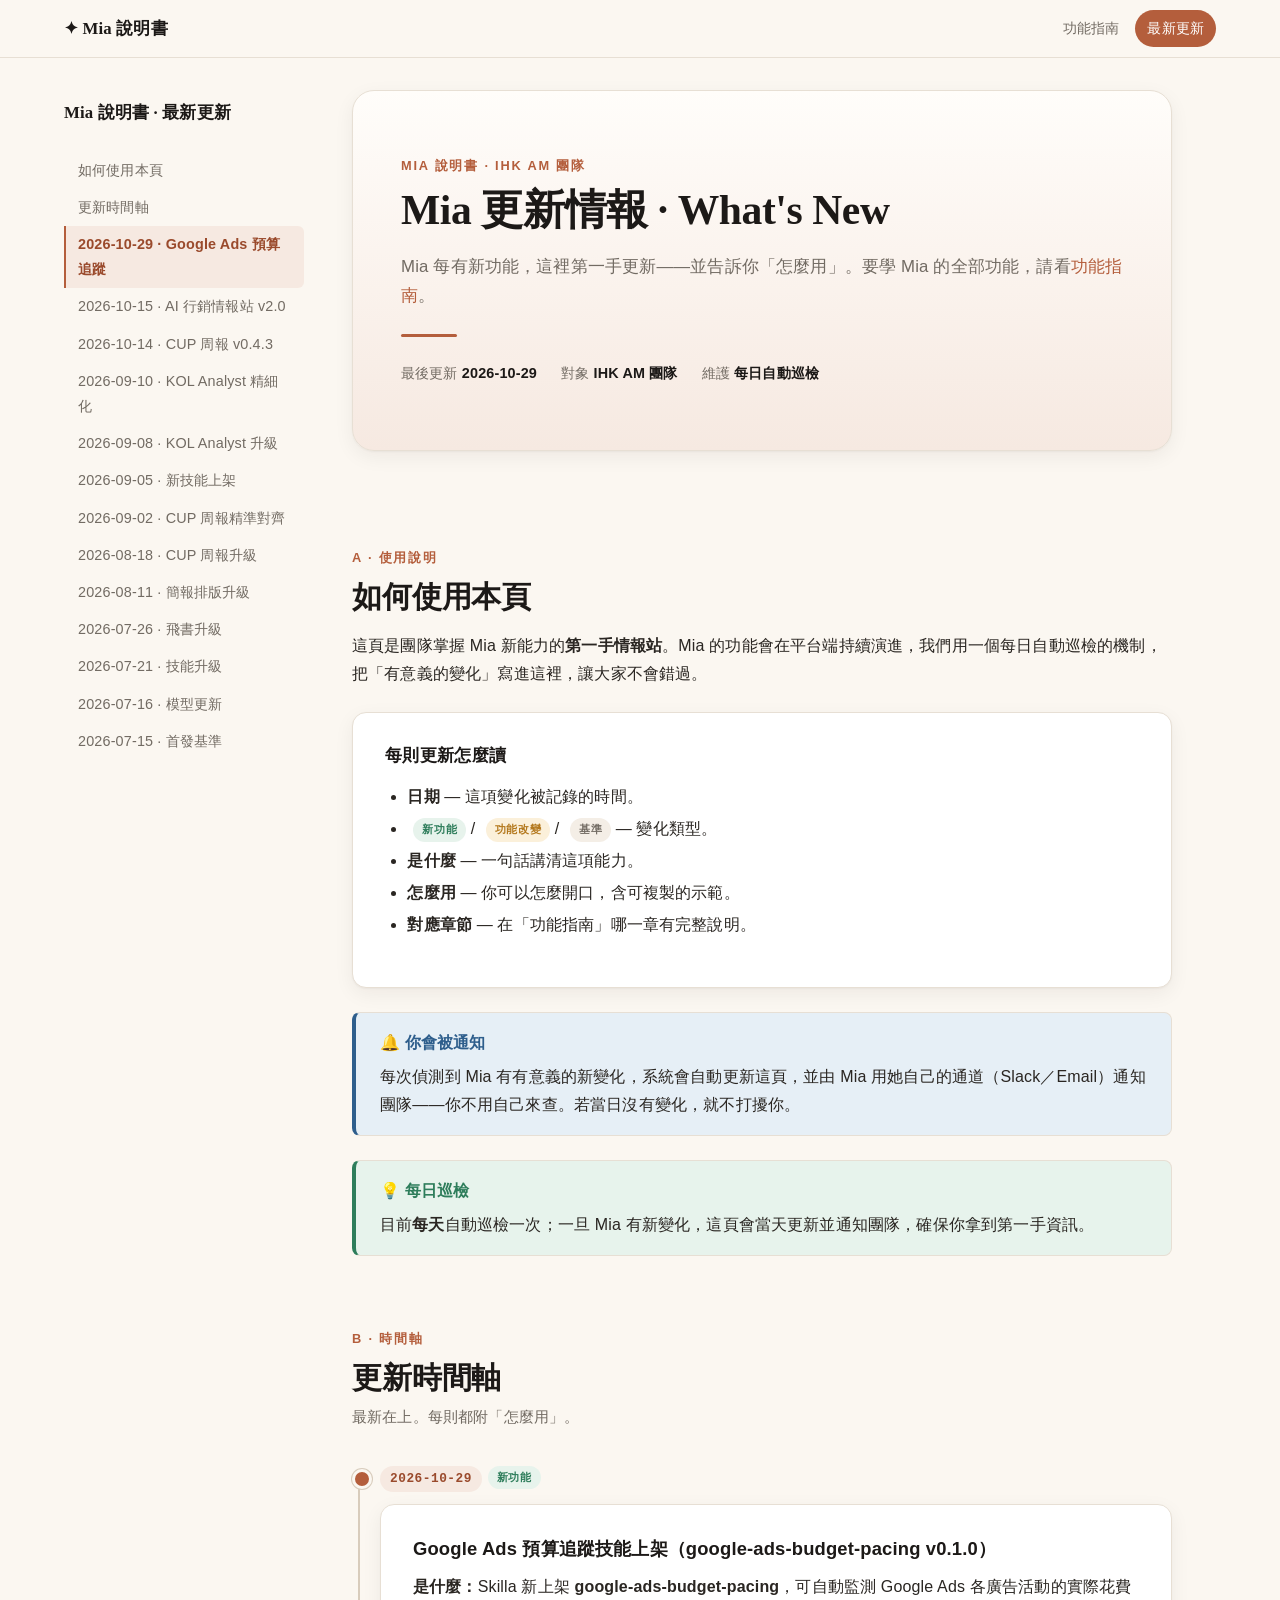
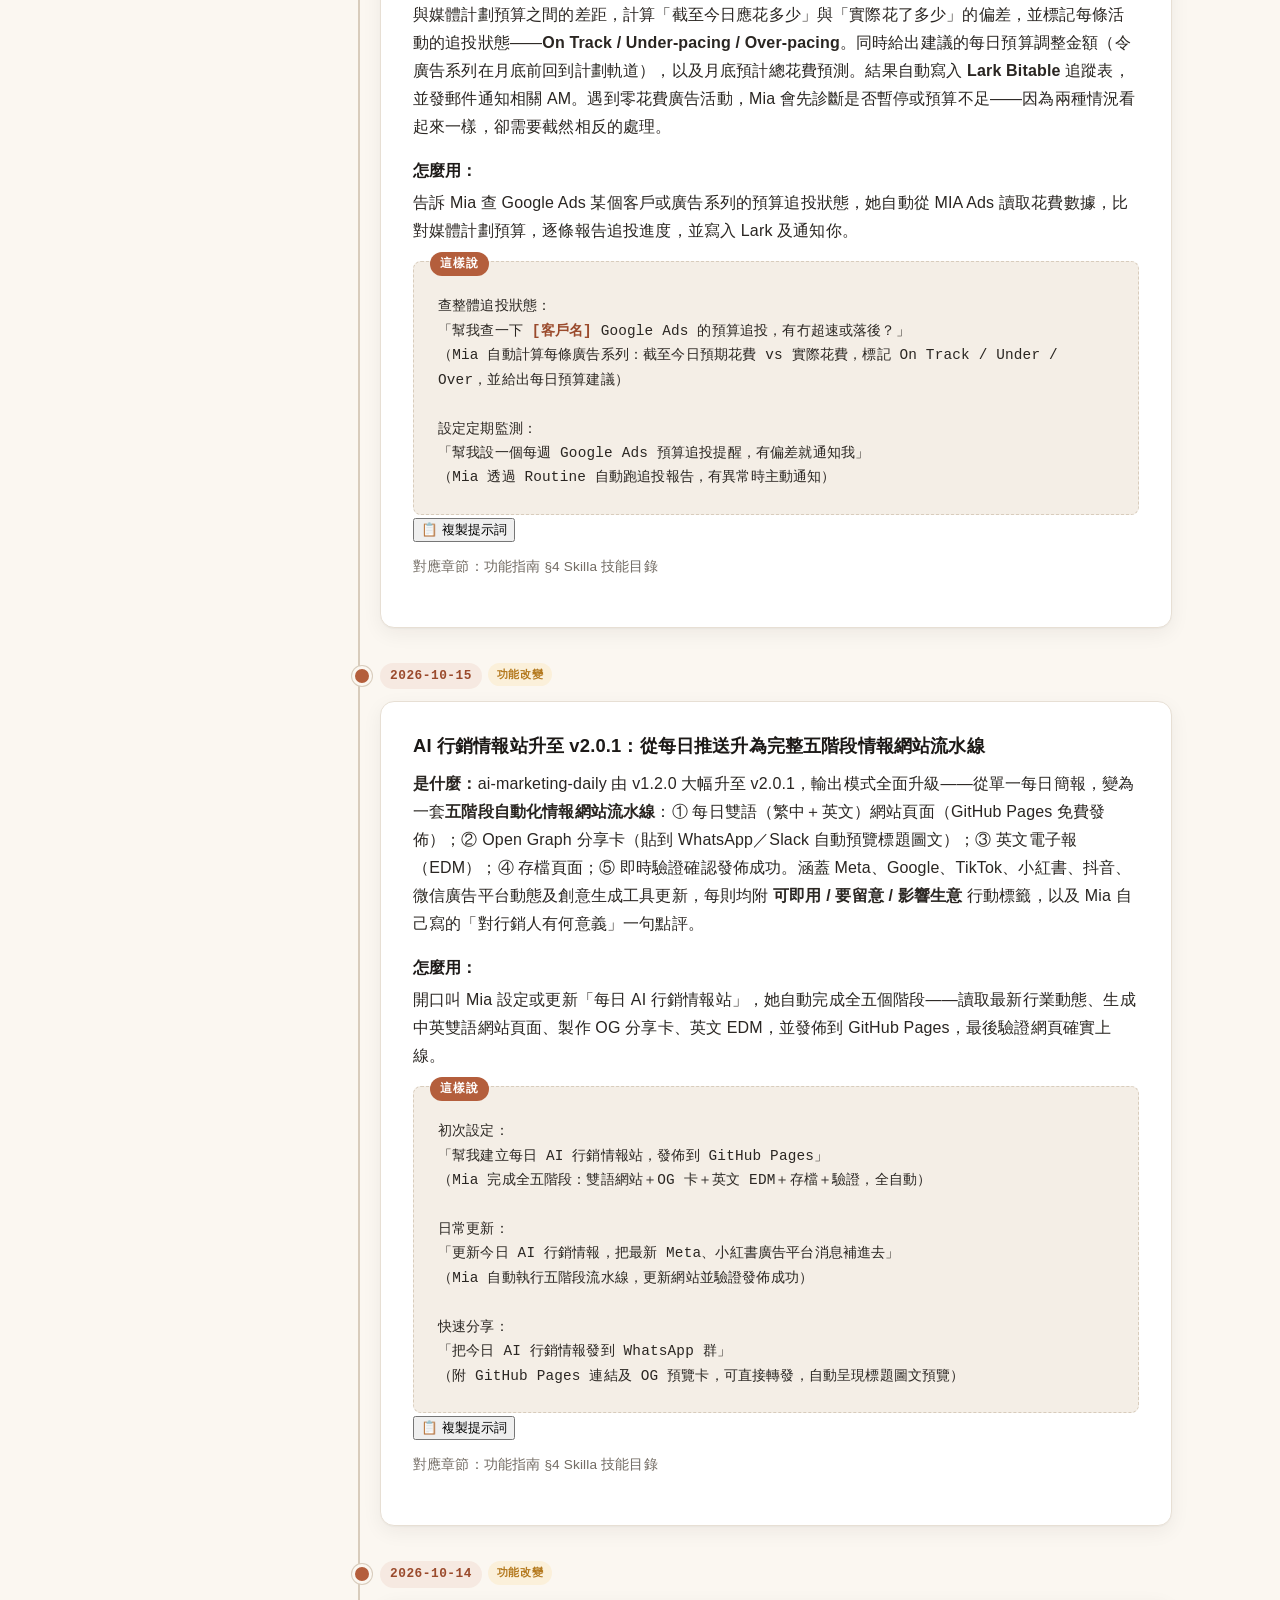
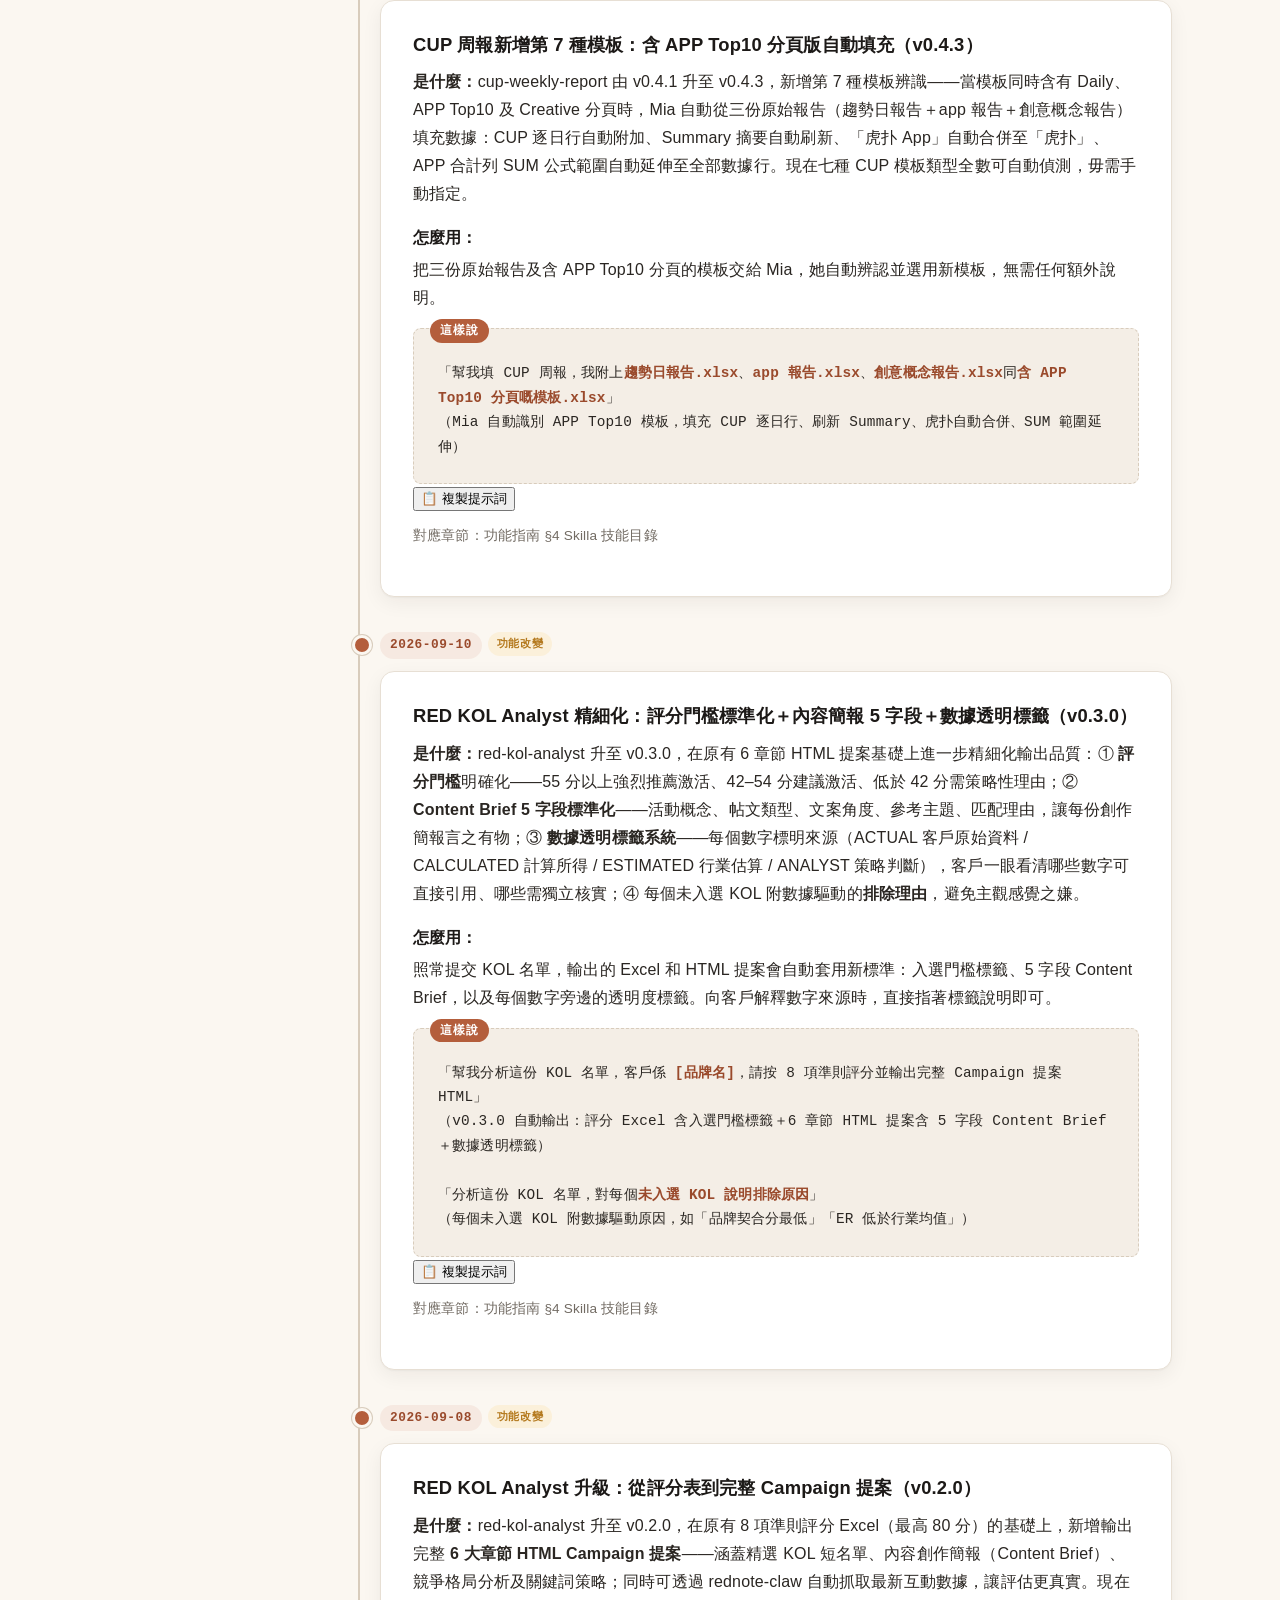
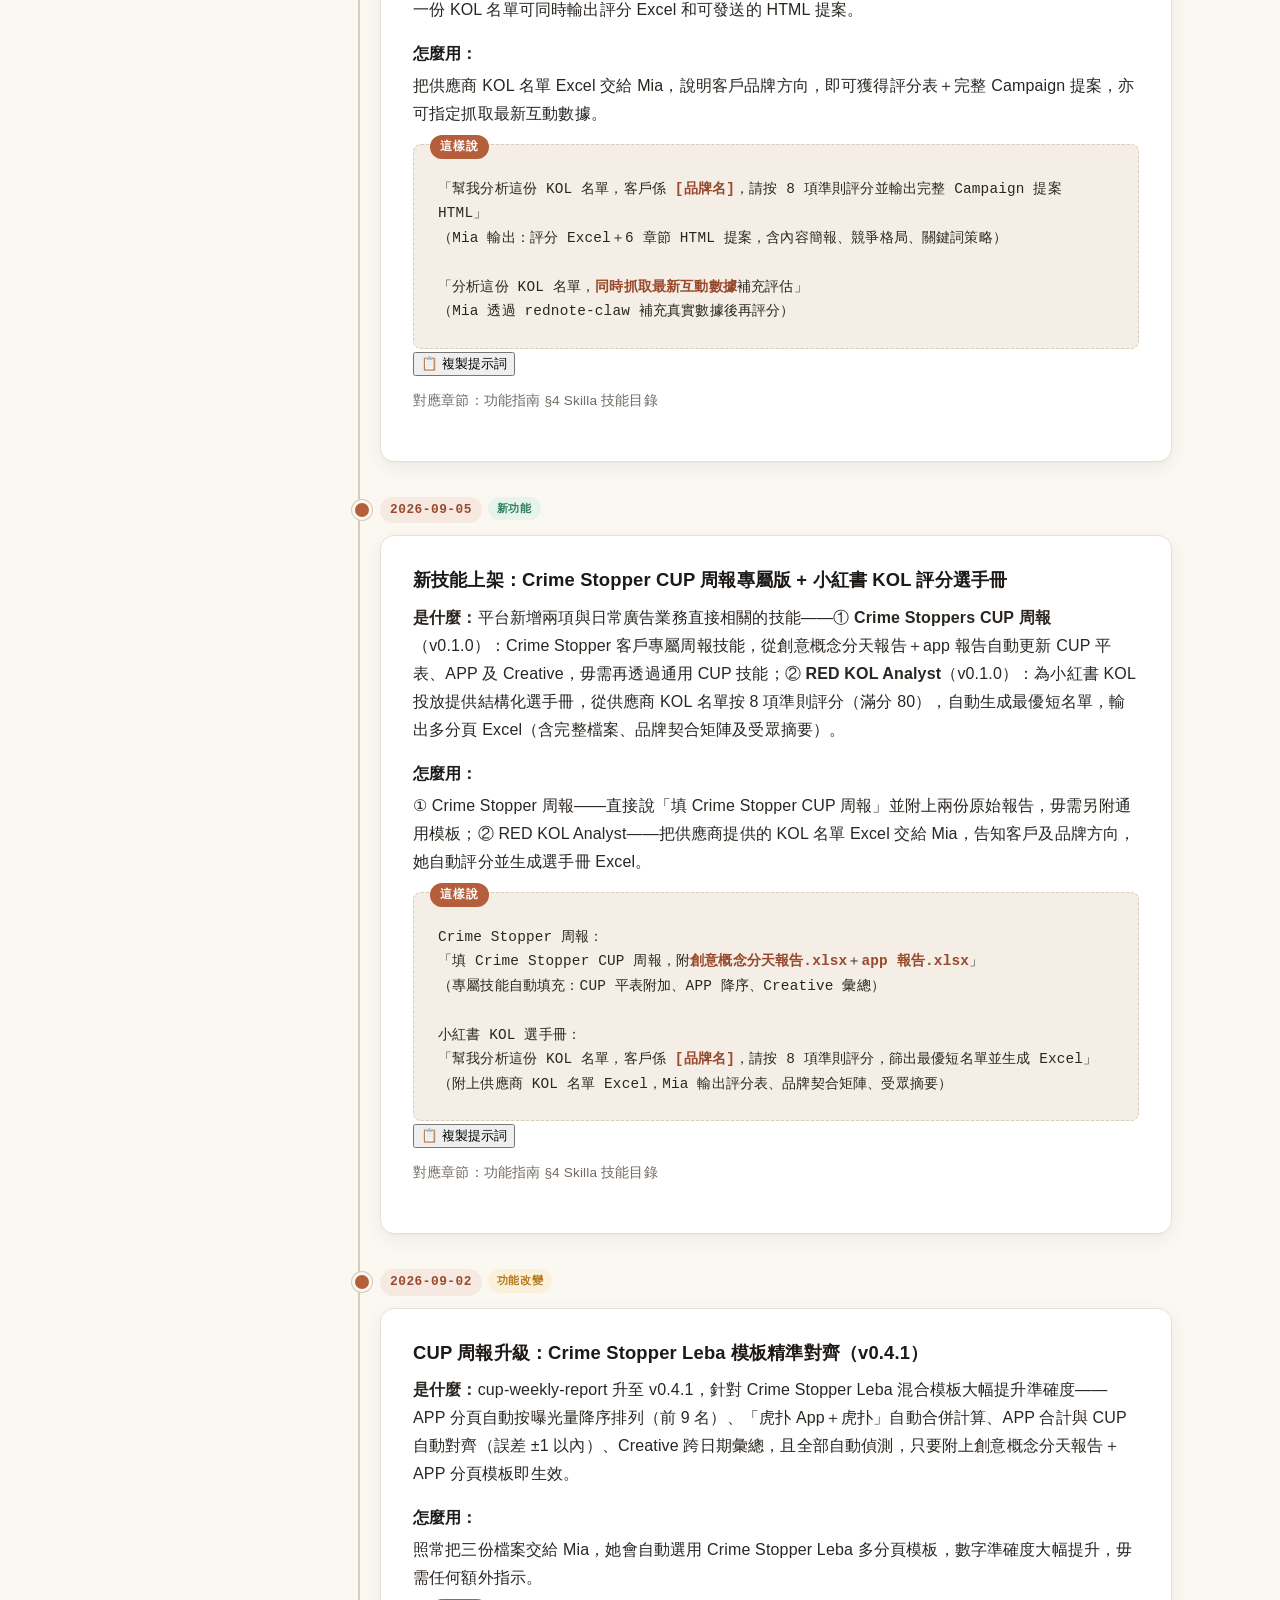
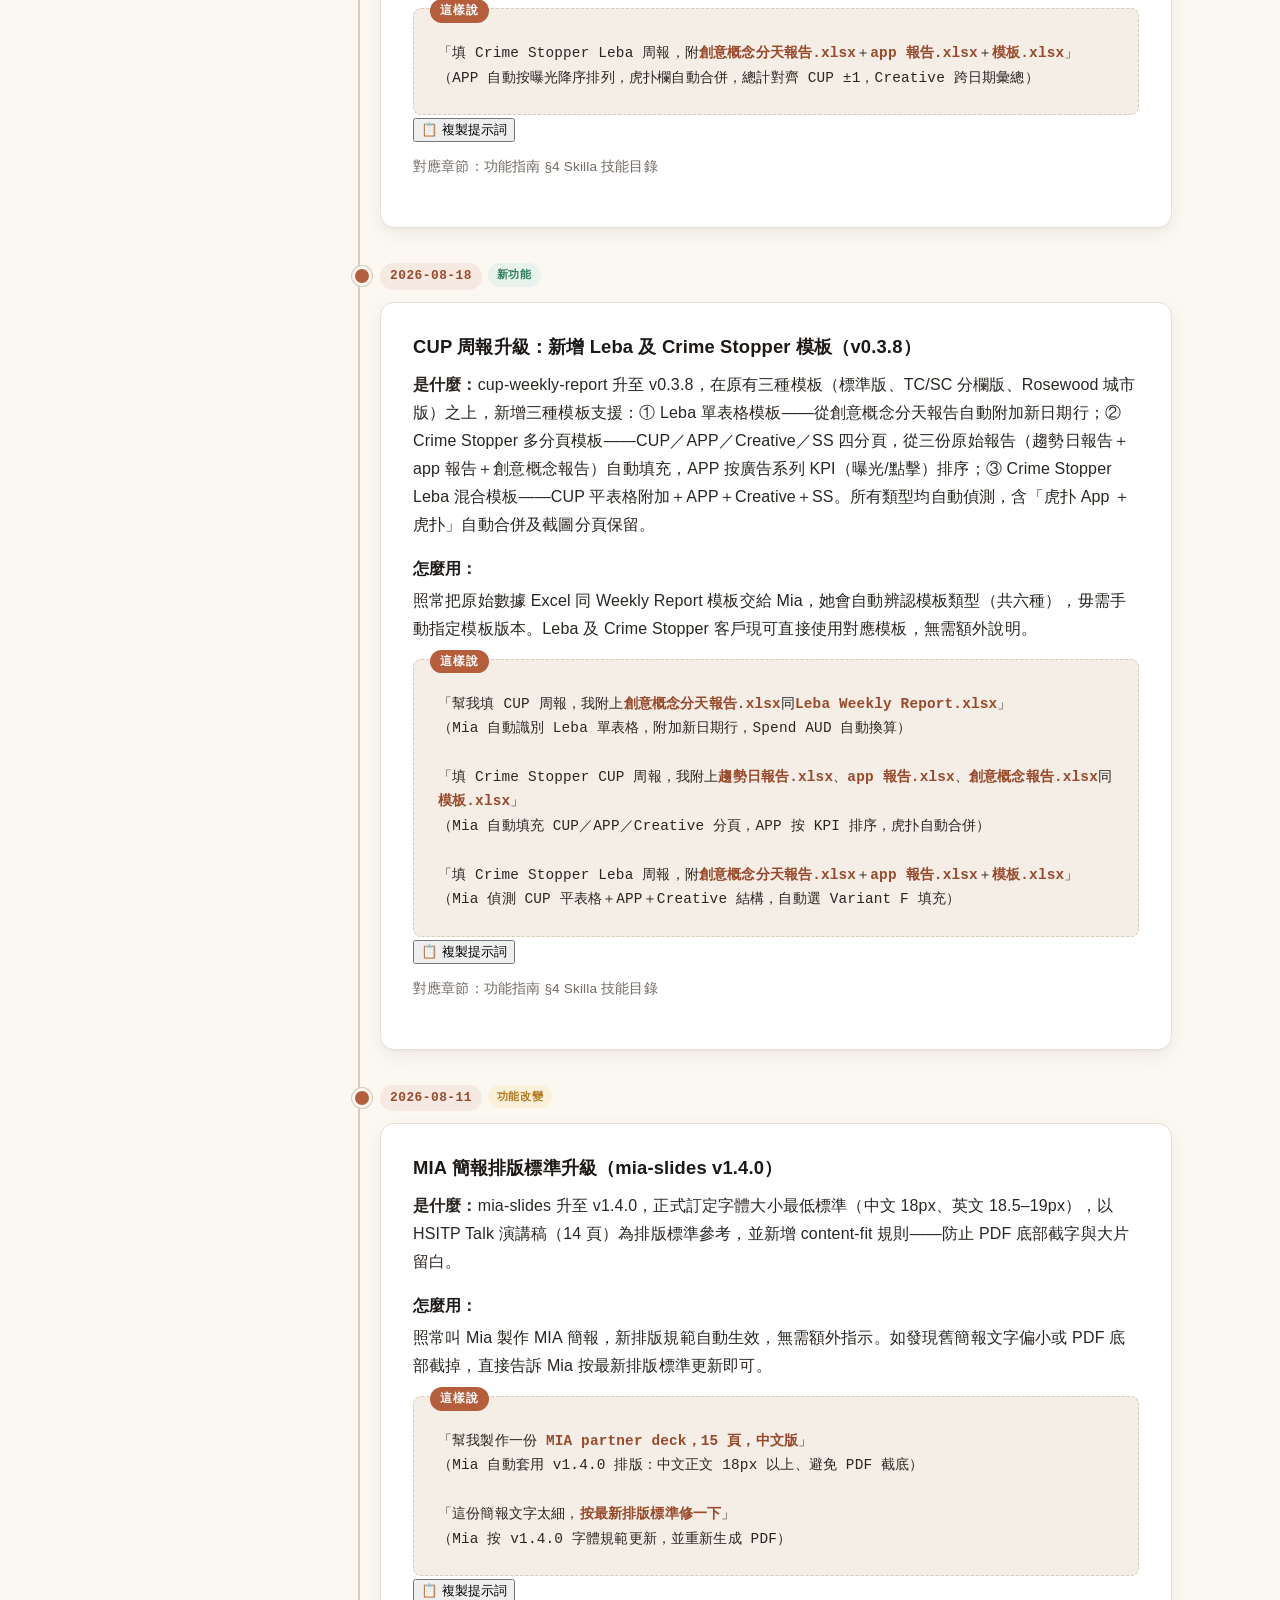
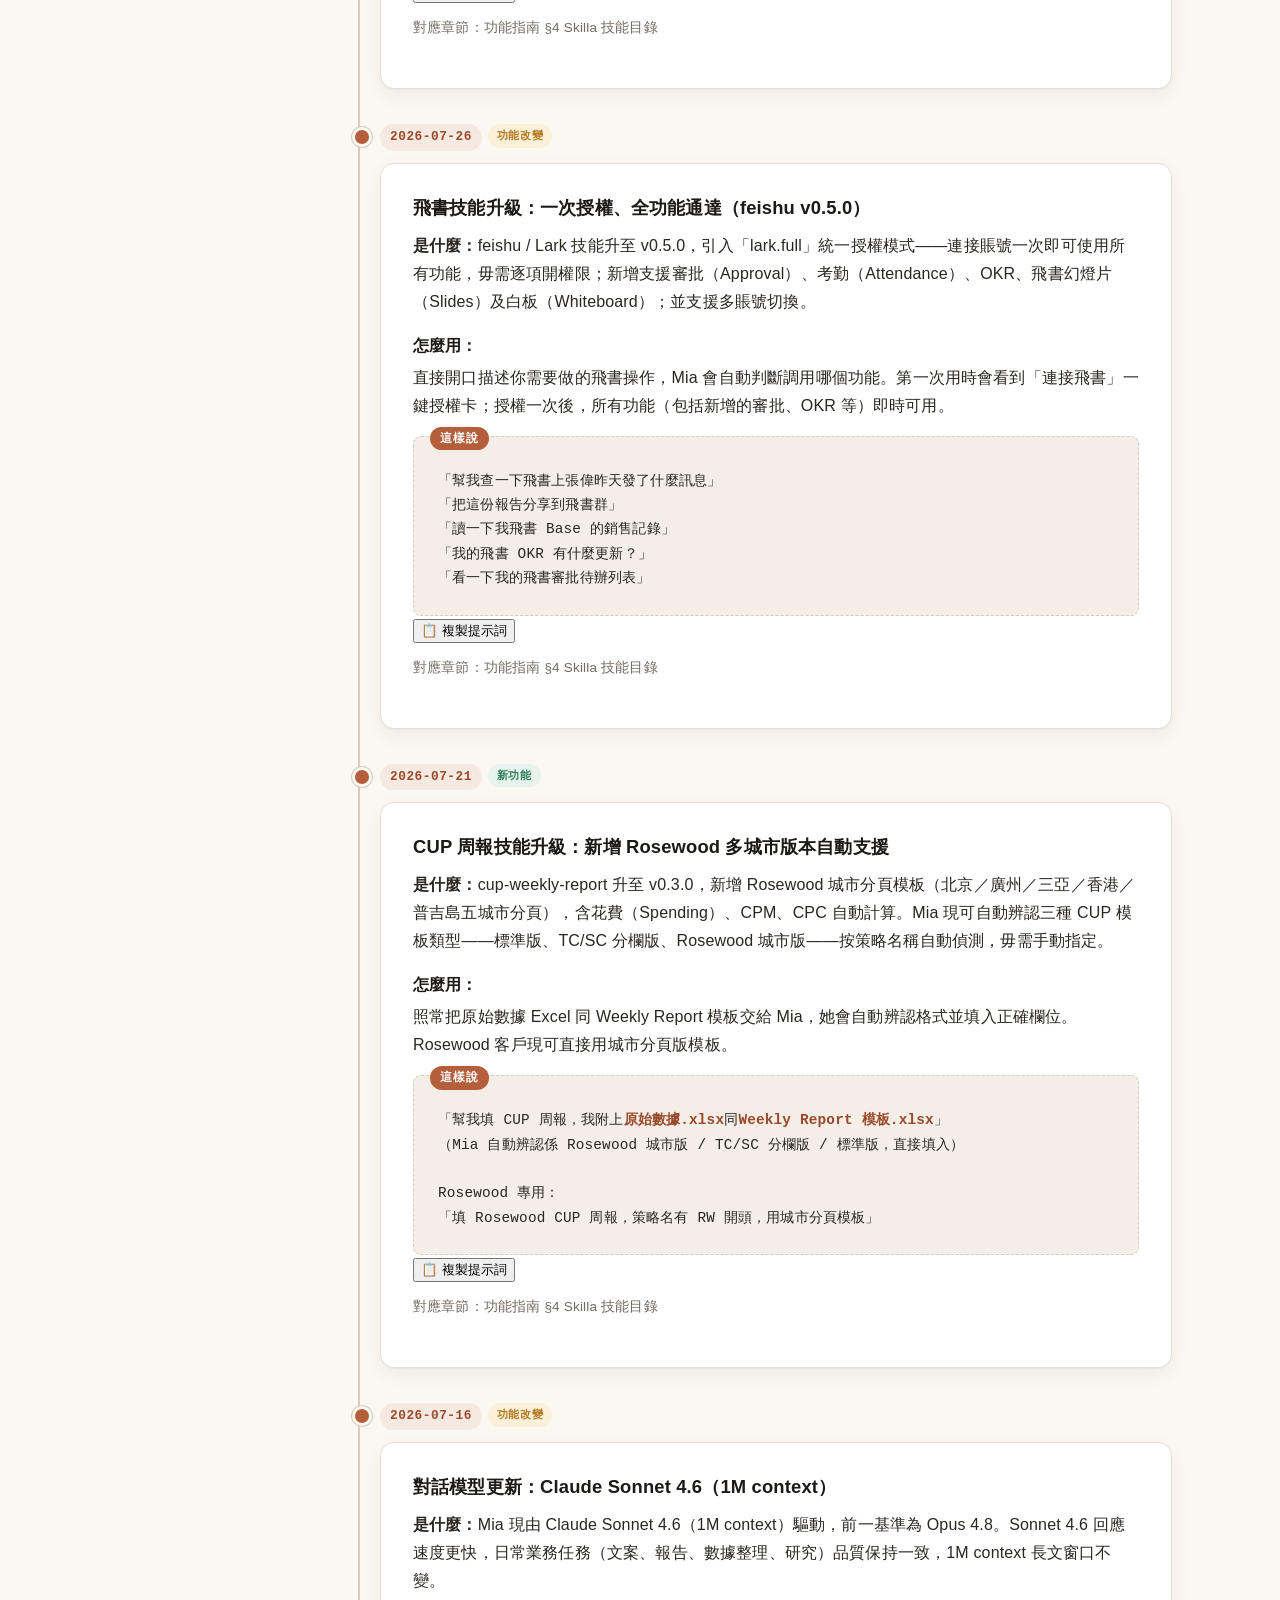
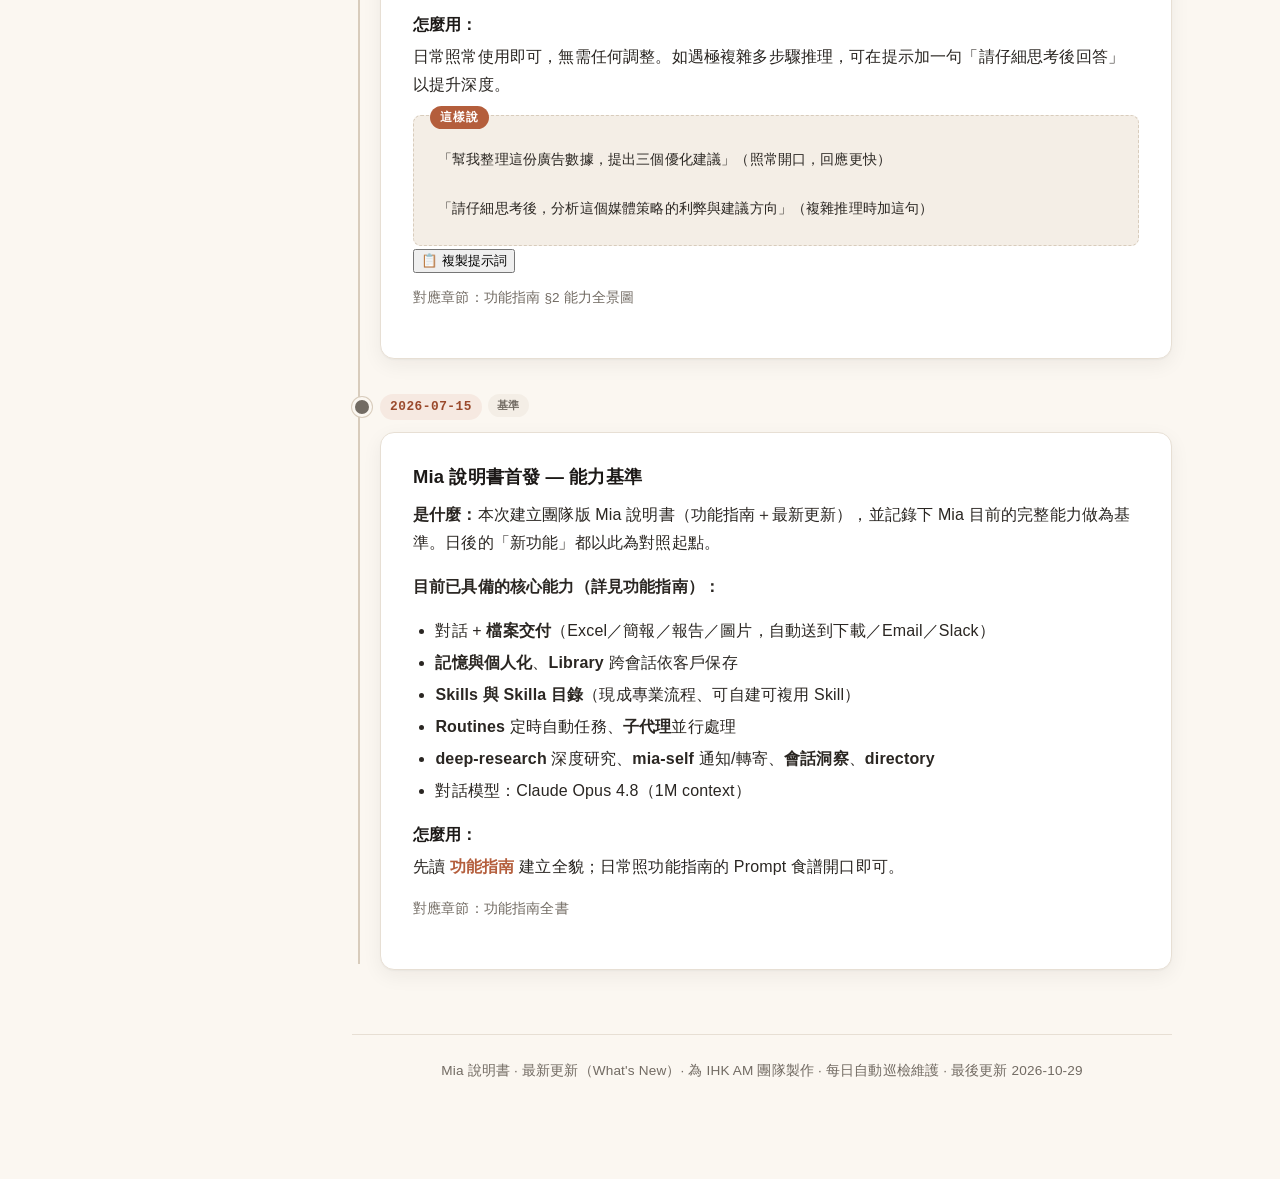
<file: part2.html>
<!DOCTYPE html>
<html lang="zh-Hant">
<head>
<meta charset="utf-8">
<meta name="viewport" content="width=device-width, initial-scale=1">
<title>Mia 說明書 · 最新更新 What's New（IHK AM 團隊）</title>
<style>
  :root {
    --accent:#B45E3C; --accent-strong:#9A4A2C; --accent-tint:#F6E9E1;
    --ink:#2A2622; --ink-strong:#1C1917; --muted:#726B63; --faint:#968C81;
    --paper:#FBF7F1; --surface:#FFFFFF; --surface-alt:#F4EEE6;
    --border:#E7DFD4; --border-strong:#D8CCBC;
    --tip:#2E7D5B; --tip-bg:#E7F3EC; --warn:#B4791E; --warn-bg:#FBF0DA;
    --limit:#B4382E; --limit-bg:#FBE7E4; --ex:#2E5E8C; --ex-bg:#E6EFF6;
    --font-sans:"PingFang TC","Microsoft JhengHei","Noto Sans TC","Heiti TC",-apple-system,BlinkMacSystemFont,"Segoe UI",Roboto,"Helvetica Neue",sans-serif;
    --font-serif:"Songti TC","PingFang TC",Georgia,"Times New Roman",serif;
    --font-mono:"SFMono-Regular","SF Mono","Cascadia Code",Consolas,"Courier New",monospace;
    --maxw:820px; --sp-2:8px; --sp-3:12px; --sp-4:16px; --sp-5:24px;
    --sp-6:32px; --sp-7:48px; --sp-8:64px; --sp-9:96px;
    --r-sm:8px; --r:14px; --r-lg:22px;
    --shadow:0 1px 2px rgba(28,25,23,.04),0 6px 20px rgba(28,25,23,.06);
    --shadow-lift:0 4px 10px rgba(28,25,23,.06),0 14px 34px rgba(28,25,23,.10);
  }
  * { box-sizing:border-box; }
  html { scroll-behavior:smooth; -webkit-text-size-adjust:100%; }
  body { margin:0; background:var(--paper); color:var(--ink);
    font-family:var(--font-sans); font-size:16px; line-height:1.75;
    letter-spacing:.01em; -webkit-font-smoothing:antialiased; }
  .wrap { max-width:1200px; margin:0 auto; display:grid;
          grid-template-columns:240px minmax(0,1fr); gap:var(--sp-7); padding:0 var(--sp-5); }
  main { max-width:var(--maxw); padding-bottom:var(--sp-9); }
  h1,h2,h3,h4 { color:var(--ink-strong); margin:0 0 var(--sp-4); line-height:1.3; }
  h1 { font-family:var(--font-serif); font-size:2.6rem; font-weight:700; letter-spacing:-.01em; line-height:1.2; }
  h2 { font-family:var(--font-serif); font-size:1.85rem; font-weight:700; letter-spacing:-.005em; }
  h3 { font-size:1.15rem; font-weight:600; }
  h4 { font-size:1.05rem; font-weight:600; letter-spacing:.02em; }
  p { margin:0 0 var(--sp-4); }
  ul,ol { margin:0 0 var(--sp-4); padding-left:1.4em; }
  li { margin:4px 0; }
  a { color:var(--accent); text-decoration:none; }
  a:hover { color:var(--accent-strong); text-decoration:underline; }
  .eyebrow { font-size:.8rem; font-weight:700; letter-spacing:.14em; text-transform:uppercase;
             color:var(--accent); margin-bottom:var(--sp-2); }
  .lede { color:var(--muted); font-size:1.05rem; }
  small,.small { font-size:.85rem; color:var(--muted); }
  .kicker { color:var(--muted); font-size:.92rem; margin:-8px 0 var(--sp-5); }
  .hero { background:linear-gradient(180deg,#FFFDFA,var(--accent-tint));
          border:1px solid var(--border); border-radius:var(--r-lg);
          padding:var(--sp-8) var(--sp-7); margin:var(--sp-6) 0 var(--sp-7); box-shadow:var(--shadow); }
  .hero .rule { width:56px; height:3px; background:var(--accent); border-radius:2px; margin:var(--sp-5) 0; }
  .meta { display:flex; flex-wrap:wrap; gap:var(--sp-5); color:var(--muted); font-size:.9rem; }
  .meta b { color:var(--ink-strong); font-weight:600; }
  nav.toc { position:sticky; top:var(--sp-5); align-self:start; padding-top:var(--sp-6);
            max-height:100vh; overflow:auto; }
  nav.toc .brand { font-family:var(--font-serif); font-weight:700; color:var(--ink-strong);
                   font-size:1.05rem; margin-bottom:var(--sp-5); }
  nav.toc a { display:block; color:var(--muted); font-size:.9rem; padding:6px 12px;
              border-left:2px solid transparent; border-radius:0 6px 6px 0; }
  nav.toc a:hover { background:var(--accent-tint); color:var(--ink-strong); text-decoration:none; }
  nav.toc a.active { color:var(--accent-strong); border-left-color:var(--accent);
                     background:var(--accent-tint); font-weight:600; }
  section { padding-top:var(--sp-7); scroll-margin-top:var(--sp-5); }
  .card { background:var(--surface); border:1px solid var(--border); border-radius:var(--r);
          padding:var(--sp-6); box-shadow:var(--shadow); margin:var(--sp-5) 0; }
  .callout { border:1px solid var(--border); border-left-width:4px; border-radius:var(--r-sm);
             padding:var(--sp-4) var(--sp-5); margin:var(--sp-5) 0; }
  .callout .label { font-weight:700; display:flex; align-items:center; gap:8px; margin-bottom:6px; }
  .callout p:last-child { margin-bottom:0; }
  .callout.tip { background:var(--tip-bg); border-left-color:var(--tip); }
  .callout.tip .label { color:var(--tip); }
  .callout.ex { background:var(--ex-bg); border-left-color:var(--ex); }
  .callout.ex .label { color:var(--ex); }
  .recipe { position:relative; background:var(--surface-alt); border:1px dashed var(--border-strong);
            border-radius:var(--r-sm); padding:var(--sp-6) var(--sp-5) var(--sp-5);
            font-family:var(--font-mono); font-size:.9rem; line-height:1.7; color:var(--ink);
            white-space:pre-wrap; margin:var(--sp-4) 0 0; }
  .recipe::before { content:"這樣說"; position:absolute; top:-10px; left:16px;
                    background:var(--accent); color:#fff; font-family:var(--font-sans);
                    font-size:.72rem; font-weight:700; letter-spacing:.08em;
                    padding:2px 10px; border-radius:20px; }
  .recipe b { color:var(--accent-strong); }
  /* timeline */
  .tl { position:relative; margin:var(--sp-6) 0 0; padding-left:28px; }
  .tl::before { content:""; position:absolute; left:6px; top:6px; bottom:6px; width:2px; background:var(--border-strong); }
  .entry { position:relative; margin:0 0 var(--sp-6); }
  .entry::before { content:""; position:absolute; left:-28px; top:6px; width:14px; height:14px;
                   border-radius:50%; background:var(--accent); border:3px solid var(--paper); box-shadow:0 0 0 1px var(--border-strong); }
  .entry.baseline::before { background:var(--muted); }
  .when { display:inline-block; font-family:var(--font-mono); font-size:.8rem; font-weight:700;
          letter-spacing:.04em; color:var(--accent-strong); background:var(--accent-tint);
          padding:2px 10px; border-radius:20px; margin-bottom:var(--sp-3); }
  .tag { display:inline-block; font-size:.7rem; font-weight:700; letter-spacing:.05em;
         padding:2px 9px; border-radius:20px; margin-left:6px; vertical-align:middle; }
  .tag.new { background:var(--tip-bg); color:var(--tip); }
  .tag.chg { background:var(--warn-bg); color:var(--warn); }
  .tag.base { background:var(--surface-alt); color:var(--muted); }
  .entry .card { margin:0; }
  .entry h3 { margin:0 0 var(--sp-3); }
  .howto { font-weight:600; color:var(--ink-strong); margin:var(--sp-4) 0 4px; }
  .maps { font-size:.85rem; color:var(--muted); margin-top:var(--sp-3); }
  #top { position:fixed; right:22px; bottom:22px; background:var(--accent); color:#fff;
         width:44px; height:44px; border-radius:50%; display:none; align-items:center;
         justify-content:center; box-shadow:var(--shadow-lift); font-size:1.2rem; cursor:pointer; border:none; z-index:20; }
  #top.show { display:flex; }
  footer { margin-top:var(--sp-8); padding-top:var(--sp-5); border-top:1px solid var(--border);
           text-align:center; color:var(--muted); font-size:.85rem; }
  @media (max-width:960px) {
    .wrap { grid-template-columns:1fr; gap:0; }
    nav.toc { position:sticky; top:0; z-index:10; max-height:none; padding:var(--sp-3) 0;
              background:var(--paper); border-bottom:1px solid var(--border); }
    nav.toc a { display:inline-block; border-left:none; }
    nav.toc .brand { display:none; }
    h1 { font-size:2.1rem; }
  }
  @page { margin:16mm; }
  @media print {
    body { background:#fff; color:#000; font-size:11.5pt; }
    .wrap { display:block; max-width:none; padding:0; }
    nav.toc,#top { display:none; }
    .hero { background:#fff; box-shadow:none; }
    .card { box-shadow:none; border:1px solid #bbb; }
    .card,.callout,.recipe,.entry { break-inside:avoid; }
    a { color:#000; text-decoration:underline; }
  }

  /* --- mini-site additions --- */
  .site{position:sticky;top:0;z-index:30;background:rgba(251,247,241,.94);
        -webkit-backdrop-filter:saturate(1.2) blur(8px);backdrop-filter:saturate(1.2) blur(8px);
        border-bottom:1px solid var(--border);}
  .site-in{max-width:1200px;margin:0 auto;padding:10px 24px;display:flex;align-items:center;
           justify-content:space-between;gap:16px;flex-wrap:wrap;}
  .site .logo{font-family:var(--font-serif);font-weight:700;color:var(--ink-strong);font-size:1.05rem;
              text-decoration:none;white-space:nowrap;}
  .site .logo:hover{color:var(--accent-strong);text-decoration:none;}
  .site-nav{display:flex;gap:4px;flex-wrap:wrap;}
  .site-nav a{font-size:.9rem;color:var(--muted);padding:6px 12px;border-radius:20px;
              text-decoration:none;white-space:nowrap;}
  .site-nav a:hover{background:var(--accent-tint);color:var(--ink-strong);text-decoration:none;}
  .site-nav a.cur{background:var(--accent);color:#fff;}
  nav.toc{top:66px;max-height:calc(100vh - 76px);}
  section{scroll-margin-top:76px;}
  .page{max-width:900px;margin:0 auto;padding:0 24px 96px;}
  .linkcard{display:block;text-decoration:none;color:inherit;
            transition:transform .18s ease,box-shadow .18s ease;}
  .linkcard:hover{transform:translateY(-2px);box-shadow:var(--shadow-lift);text-decoration:none;color:inherit;}
  .linkcard .go{color:var(--accent);font-weight:600;font-size:.92rem;margin-top:16px;display:inline-block;}
  @media (max-width:960px){
    .site{position:static;}
    nav.toc{display:block!important;position:sticky;top:0;z-index:25;max-height:none;
      background:var(--paper);border-bottom:1px solid var(--border);
      padding:8px 0;overflow-x:auto;overflow-y:hidden;white-space:nowrap;-webkit-overflow-scrolling:touch;}
    nav.toc::before{content:"本頁目錄 ›";display:inline-block;color:var(--muted);font-size:.8rem;font-weight:700;padding:6px 8px 6px 0;}
    nav.toc .brand{display:none;}
    nav.toc a{display:inline-block;border-left:none;border-radius:16px;padding:6px 12px;}
    nav.toc a.active{background:var(--accent);color:#fff;border-left-color:transparent;}
    .site-in{padding:8px 16px;}
    .site .logo{font-size:.98rem;}
    .site-nav a{font-size:.82rem;padding:5px 10px;}
    .page{padding:0 16px 64px;}
  }
</style>
</head>
<body>
<div class="wrap">
  <nav class="toc" id="toc">
    <div class="brand">Mia 說明書 · 最新更新</div>
    <a href="#how">如何使用本頁</a>
    <a href="#timeline">更新時間軸</a>
    <a href="#e-20261029">2026-10-29 · Google Ads 預算追蹤</a>
    <a href="#e-20261015">2026-10-15 · AI 行銷情報站 v2.0</a>
    <a href="#e-20261014">2026-10-14 · CUP 周報 v0.4.3</a>
    <a href="#e-20260910">2026-09-10 · KOL Analyst 精細化</a>
    <a href="#e-20260908">2026-09-08 · KOL Analyst 升級</a>
    <a href="#e-20260905">2026-09-05 · 新技能上架</a>
    <a href="#e-20260902">2026-09-02 · CUP 周報精準對齊</a>
    <a href="#e-20260818">2026-08-18 · CUP 周報升級</a>
    <a href="#e-20260811">2026-08-11 · 簡報排版升級</a>
    <a href="#e-20260726">2026-07-26 · 飛書升級</a>
    <a href="#e-20260721">2026-07-21 · 技能升級</a>
    <a href="#e-20260716">2026-07-16 · 模型更新</a>
    <a href="#e-202607">2026-07-15 · 首發基準</a>
  </nav>

  <main>
    <header class="hero">
      <div class="eyebrow">Mia 說明書 · IHK AM 團隊</div>
      <h1>Mia 更新情報 · What's New</h1>
      <p class="lede">Mia 每有新功能，這裡第一手更新——並告訴你「怎麼用」。要學 Mia 的全部功能，請看<a href="index.html">功能指南</a>。</p>
      <div class="rule"></div>
      <div class="meta">
        <span>最後更新 <b>2026-10-29</b></span>
        <span>對象 <b>IHK AM 團隊</b></span>
        <span>維護 <b>每日自動巡檢</b></span>
      </div>
    </header>

    <section id="how">
      <div class="eyebrow">A · 使用說明</div>
      <h2>如何使用本頁</h2>
      <p>這頁是團隊掌握 Mia 新能力的<b>第一手情報站</b>。Mia 的功能會在平台端持續演進，我們用一個每日自動巡檢的機制，把「有意義的變化」寫進這裡，讓大家不會錯過。</p>

      <div class="card">
        <h4>每則更新怎麼讀</h4>
        <ul>
          <li><b>日期</b> — 這項變化被記錄的時間。</li>
          <li><span class="tag new">新功能</span> / <span class="tag chg">功能改變</span> / <span class="tag base">基準</span> — 變化類型。</li>
          <li><b>是什麼</b> — 一句話講清這項能力。</li>
          <li><b>怎麼用</b> — 你可以怎麼開口，含可複製的示範。</li>
          <li><b>對應章節</b> — 在「功能指南」哪一章有完整說明。</li>
        </ul>
      </div>

      <div class="callout ex"><div class="label">🔔 你會被通知</div><p>每次偵測到 Mia 有有意義的新變化，系統會自動更新這頁，並由 Mia 用她自己的通道（Slack／Email）通知團隊——你不用自己來查。若當日沒有變化，就不打擾你。</p></div>
      <div class="callout tip"><div class="label">💡 每日巡檢</div><p>目前<b>每天</b>自動巡檢一次；一旦 Mia 有新變化，這頁會當天更新並通知團隊，確保你拿到第一手資訊。</p></div>
    </section>

    <section id="timeline">
      <div class="eyebrow">B · 時間軸</div>
      <h2>更新時間軸</h2>
      <p class="kicker">最新在上。每則都附「怎麼用」。</p>

      <div class="tl">
        <div class="entry" id="e-20261029">
          <span class="when">2026-10-29</span><span class="tag new">新功能</span>
          <div class="card">
            <h3>Google Ads 預算追蹤技能上架（google-ads-budget-pacing v0.1.0）</h3>
            <p><b>是什麼：</b>Skilla 新上架 <b>google-ads-budget-pacing</b>，可自動監測 Google Ads 各廣告活動的實際花費與媒體計劃預算之間的差距，計算「截至今日應花多少」與「實際花了多少」的偏差，並標記每條活動的追投狀態——<b>On Track / Under-pacing / Over-pacing</b>。同時給出建議的每日預算調整金額（令廣告系列在月底前回到計劃軌道），以及月底預計總花費預測。結果自動寫入 <b>Lark Bitable</b> 追蹤表，並發郵件通知相關 AM。遇到零花費廣告活動，Mia 會先診斷是否暫停或預算不足——因為兩種情況看起來一樣，卻需要截然相反的處理。</p>
            <p class="howto">怎麼用：</p>
            <p>告訴 Mia 查 Google Ads 某個客戶或廣告系列的預算追投狀態，她自動從 MIA Ads 讀取花費數據，比對媒體計劃預算，逐條報告追投進度，並寫入 Lark 及通知你。</p>
            <div class="recipe">查整體追投狀態：
「幫我查一下 <b>[客戶名]</b> Google Ads 的預算追投，有冇超速或落後？」
（Mia 自動計算每條廣告系列：截至今日預期花費 vs 實際花費，標記 On Track / Under / Over，並給出每日預算建議）

設定定期監測：
「幫我設一個每週 Google Ads 預算追投提醒，有偏差就通知我」
（Mia 透過 Routine 自動跑追投報告，有異常時主動通知）</div>
            <p class="maps">對應章節：功能指南 §4 Skilla 技能目錄</p>
          </div>
        </div>

        <div class="entry" id="e-20261015">
          <span class="when">2026-10-15</span><span class="tag chg">功能改變</span>
          <div class="card">
            <h3>AI 行銷情報站升至 v2.0.1：從每日推送升為完整五階段情報網站流水線</h3>
            <p><b>是什麼：</b>ai-marketing-daily 由 v1.2.0 大幅升至 v2.0.1，輸出模式全面升級——從單一每日簡報，變為一套<b>五階段自動化情報網站流水線</b>：① 每日雙語（繁中＋英文）網站頁面（GitHub Pages 免費發佈）；② Open Graph 分享卡（貼到 WhatsApp／Slack 自動預覽標題圖文）；③ 英文電子報（EDM）；④ 存檔頁面；⑤ 即時驗證確認發佈成功。涵蓋 Meta、Google、TikTok、小紅書、抖音、微信廣告平台動態及創意生成工具更新，每則均附 <b>可即用 / 要留意 / 影響生意</b> 行動標籤，以及 Mia 自己寫的「對行銷人有何意義」一句點評。</p>
            <p class="howto">怎麼用：</p>
            <p>開口叫 Mia 設定或更新「每日 AI 行銷情報站」，她自動完成全五個階段——讀取最新行業動態、生成中英雙語網站頁面、製作 OG 分享卡、英文 EDM，並發佈到 GitHub Pages，最後驗證網頁確實上線。</p>
            <div class="recipe">初次設定：
「幫我建立每日 AI 行銷情報站，發佈到 GitHub Pages」
（Mia 完成全五階段：雙語網站＋OG 卡＋英文 EDM＋存檔＋驗證，全自動）

日常更新：
「更新今日 AI 行銷情報，把最新 Meta、小紅書廣告平台消息補進去」
（Mia 自動執行五階段流水線，更新網站並驗證發佈成功）

快速分享：
「把今日 AI 行銷情報發到 WhatsApp 群」
（附 GitHub Pages 連結及 OG 預覽卡，可直接轉發，自動呈現標題圖文預覽）</div>
            <p class="maps">對應章節：功能指南 §4 Skilla 技能目錄</p>
          </div>
        </div>

        <div class="entry" id="e-20261014">
          <span class="when">2026-10-14</span><span class="tag chg">功能改變</span>
          <div class="card">
            <h3>CUP 周報新增第 7 種模板：含 APP Top10 分頁版自動填充（v0.4.3）</h3>
            <p><b>是什麼：</b>cup-weekly-report 由 v0.4.1 升至 v0.4.3，新增第 7 種模板辨識——當模板同時含有 Daily、APP Top10 及 Creative 分頁時，Mia 自動從三份原始報告（趨勢日報告＋app 報告＋創意概念報告）填充數據：CUP 逐日行自動附加、Summary 摘要自動刷新、「虎扑 App」自動合併至「虎扑」、APP 合計列 SUM 公式範圍自動延伸至全部數據行。現在七種 CUP 模板類型全數可自動偵測，毋需手動指定。</p>
            <p class="howto">怎麼用：</p>
            <p>把三份原始報告及含 APP Top10 分頁的模板交給 Mia，她自動辨認並選用新模板，無需任何額外說明。</p>
            <div class="recipe">「幫我填 CUP 周報，我附上<b>趨勢日報告.xlsx</b>、<b>app 報告.xlsx</b>、<b>創意概念報告.xlsx</b>同<b>含 APP Top10 分頁嘅模板.xlsx</b>」
（Mia 自動識別 APP Top10 模板，填充 CUP 逐日行、刷新 Summary、虎扑自動合併、SUM 範圍延伸）</div>
            <p class="maps">對應章節：功能指南 §4 Skilla 技能目錄</p>
          </div>
        </div>

        <div class="entry" id="e-20260910">
          <span class="when">2026-09-10</span><span class="tag chg">功能改變</span>
          <div class="card">
            <h3>RED KOL Analyst 精細化：評分門檻標準化＋內容簡報 5 字段＋數據透明標籤（v0.3.0）</h3>
            <p><b>是什麼：</b>red-kol-analyst 升至 v0.3.0，在原有 6 章節 HTML 提案基礎上進一步精細化輸出品質：① <b>評分門檻</b>明確化——55 分以上強烈推薦激活、42–54 分建議激活、低於 42 分需策略性理由；② <b>Content Brief 5 字段標準化</b>——活動概念、帖文類型、文案角度、參考主題、匹配理由，讓每份創作簡報言之有物；③ <b>數據透明標籤系統</b>——每個數字標明來源（ACTUAL 客戶原始資料 / CALCULATED 計算所得 / ESTIMATED 行業估算 / ANALYST 策略判斷），客戶一眼看清哪些數字可直接引用、哪些需獨立核實；④ 每個未入選 KOL 附數據驅動的<b>排除理由</b>，避免主觀感覺之嫌。</p>
            <p class="howto">怎麼用：</p>
            <p>照常提交 KOL 名單，輸出的 Excel 和 HTML 提案會自動套用新標準：入選門檻標籤、5 字段 Content Brief，以及每個數字旁邊的透明度標籤。向客戶解釋數字來源時，直接指著標籤說明即可。</p>
            <div class="recipe">「幫我分析這份 KOL 名單，客戶係 <b>[品牌名]</b>，請按 8 項準則評分並輸出完整 Campaign 提案 HTML」
（v0.3.0 自動輸出：評分 Excel 含入選門檻標籤＋6 章節 HTML 提案含 5 字段 Content Brief＋數據透明標籤）

「分析這份 KOL 名單，對每個<b>未入選 KOL 說明排除原因</b>」
（每個未入選 KOL 附數據驅動原因，如「品牌契合分最低」「ER 低於行業均值」）</div>
            <p class="maps">對應章節：功能指南 §4 Skilla 技能目錄</p>
          </div>
        </div>

        <div class="entry" id="e-20260908">
          <span class="when">2026-09-08</span><span class="tag chg">功能改變</span>
          <div class="card">
            <h3>RED KOL Analyst 升級：從評分表到完整 Campaign 提案（v0.2.0）</h3>
            <p><b>是什麼：</b>red-kol-analyst 升至 v0.2.0，在原有 8 項準則評分 Excel（最高 80 分）的基礎上，新增輸出完整 <b>6 大章節 HTML Campaign 提案</b>——涵蓋精選 KOL 短名單、內容創作簡報（Content Brief）、競爭格局分析及關鍵詞策略；同時可透過 rednote-claw 自動抓取最新互動數據，讓評估更真實。現在一份 KOL 名單可同時輸出評分 Excel 和可發送的 HTML 提案。</p>
            <p class="howto">怎麼用：</p>
            <p>把供應商 KOL 名單 Excel 交給 Mia，說明客戶品牌方向，即可獲得評分表＋完整 Campaign 提案，亦可指定抓取最新互動數據。</p>
            <div class="recipe">「幫我分析這份 KOL 名單，客戶係 <b>[品牌名]</b>，請按 8 項準則評分並輸出完整 Campaign 提案 HTML」
（Mia 輸出：評分 Excel＋6 章節 HTML 提案，含內容簡報、競爭格局、關鍵詞策略）

「分析這份 KOL 名單，<b>同時抓取最新互動數據</b>補充評估」
（Mia 透過 rednote-claw 補充真實數據後再評分）</div>
            <p class="maps">對應章節：功能指南 §4 Skilla 技能目錄</p>
          </div>
        </div>

        <div class="entry" id="e-20260905">
          <span class="when">2026-09-05</span><span class="tag new">新功能</span>
          <div class="card">
            <h3>新技能上架：Crime Stopper CUP 周報專屬版 + 小紅書 KOL 評分選手冊</h3>
            <p><b>是什麼：</b>平台新增兩項與日常廣告業務直接相關的技能——① <b>Crime Stoppers CUP 周報</b>（v0.1.0）：Crime Stopper 客戶專屬周報技能，從創意概念分天報告＋app 報告自動更新 CUP 平表、APP 及 Creative，毋需再透過通用 CUP 技能；② <b>RED KOL Analyst</b>（v0.1.0）：為小紅書 KOL 投放提供結構化選手冊，從供應商 KOL 名單按 8 項準則評分（滿分 80），自動生成最優短名單，輸出多分頁 Excel（含完整檔案、品牌契合矩陣及受眾摘要）。</p>
            <p class="howto">怎麼用：</p>
            <p>① Crime Stopper 周報——直接說「填 Crime Stopper CUP 周報」並附上兩份原始報告，毋需另附通用模板；② RED KOL Analyst——把供應商提供的 KOL 名單 Excel 交給 Mia，告知客戶及品牌方向，她自動評分並生成選手冊 Excel。</p>
            <div class="recipe">Crime Stopper 周報：
「填 Crime Stopper CUP 周報，附<b>創意概念分天報告.xlsx</b>＋<b>app 報告.xlsx</b>」
（專屬技能自動填充：CUP 平表附加、APP 降序、Creative 彙總）

小紅書 KOL 選手冊：
「幫我分析這份 KOL 名單，客戶係 <b>[品牌名]</b>，請按 8 項準則評分，篩出最優短名單並生成 Excel」
（附上供應商 KOL 名單 Excel，Mia 輸出評分表、品牌契合矩陣、受眾摘要）</div>
            <p class="maps">對應章節：功能指南 §4 Skilla 技能目錄</p>
          </div>
        </div>

        <div class="entry" id="e-20260902">
          <span class="when">2026-09-02</span><span class="tag chg">功能改變</span>
          <div class="card">
            <h3>CUP 周報升級：Crime Stopper Leba 模板精準對齊（v0.4.1）</h3>
            <p><b>是什麼：</b>cup-weekly-report 升至 v0.4.1，針對 Crime Stopper Leba 混合模板大幅提升準確度——APP 分頁自動按曝光量降序排列（前 9 名）、「虎扑 App＋虎扑」自動合併計算、APP 合計與 CUP 自動對齊（誤差 ±1 以內）、Creative 跨日期彙總，且全部自動偵測，只要附上創意概念分天報告＋APP 分頁模板即生效。</p>
            <p class="howto">怎麼用：</p>
            <p>照常把三份檔案交給 Mia，她會自動選用 Crime Stopper Leba 多分頁模板，數字準確度大幅提升，毋需任何額外指示。</p>
            <div class="recipe">「填 Crime Stopper Leba 周報，附<b>創意概念分天報告.xlsx</b>＋<b>app 報告.xlsx</b>＋<b>模板.xlsx</b>」
（APP 自動按曝光降序排列，虎扑欄自動合併，總計對齊 CUP ±1，Creative 跨日期彙總）</div>
            <p class="maps">對應章節：功能指南 §4 Skilla 技能目錄</p>
          </div>
        </div>

        <div class="entry" id="e-20260818">
          <span class="when">2026-08-18</span><span class="tag new">新功能</span>
          <div class="card">
            <h3>CUP 周報升級：新增 Leba 及 Crime Stopper 模板（v0.3.8）</h3>
            <p><b>是什麼：</b>cup-weekly-report 升至 v0.3.8，在原有三種模板（標準版、TC/SC 分欄版、Rosewood 城市版）之上，新增三種模板支援：① Leba 單表格模板——從創意概念分天報告自動附加新日期行；② Crime Stopper 多分頁模板——CUP／APP／Creative／SS 四分頁，從三份原始報告（趨勢日報告＋app 報告＋創意概念報告）自動填充，APP 按廣告系列 KPI（曝光/點擊）排序；③ Crime Stopper Leba 混合模板——CUP 平表格附加＋APP＋Creative＋SS。所有類型均自動偵測，含「虎扑 App ＋虎扑」自動合併及截圖分頁保留。</p>
            <p class="howto">怎麼用：</p>
            <p>照常把原始數據 Excel 同 Weekly Report 模板交給 Mia，她會自動辨認模板類型（共六種），毋需手動指定模板版本。Leba 及 Crime Stopper 客戶現可直接使用對應模板，無需額外說明。</p>
            <div class="recipe">「幫我填 CUP 周報，我附上<b>創意概念分天報告.xlsx</b>同<b>Leba Weekly Report.xlsx</b>」
（Mia 自動識別 Leba 單表格，附加新日期行，Spend AUD 自動換算）

「填 Crime Stopper CUP 周報，我附上<b>趨勢日報告.xlsx</b>、<b>app 報告.xlsx</b>、<b>創意概念報告.xlsx</b>同<b>模板.xlsx</b>」
（Mia 自動填充 CUP／APP／Creative 分頁，APP 按 KPI 排序，虎扑自動合併）

「填 Crime Stopper Leba 周報，附<b>創意概念分天報告.xlsx</b>＋<b>app 報告.xlsx</b>＋<b>模板.xlsx</b>」
（Mia 偵測 CUP 平表格＋APP＋Creative 結構，自動選 Variant F 填充）</div>
            <p class="maps">對應章節：功能指南 §4 Skilla 技能目錄</p>
          </div>
        </div>

        <div class="entry" id="e-20260811">
          <span class="when">2026-08-11</span><span class="tag chg">功能改變</span>
          <div class="card">
            <h3>MIA 簡報排版標準升級（mia-slides v1.4.0）</h3>
            <p><b>是什麼：</b>mia-slides 升至 v1.4.0，正式訂定字體大小最低標準（中文 18px、英文 18.5–19px），以 HSITP Talk 演講稿（14 頁）為排版標準參考，並新增 content-fit 規則——防止 PDF 底部截字與大片留白。</p>
            <p class="howto">怎麼用：</p>
            <p>照常叫 Mia 製作 MIA 簡報，新排版規範自動生效，無需額外指示。如發現舊簡報文字偏小或 PDF 底部截掉，直接告訴 Mia 按最新排版標準更新即可。</p>
            <div class="recipe">「幫我製作一份 <b>MIA partner deck，15 頁，中文版</b>」
（Mia 自動套用 v1.4.0 排版：中文正文 18px 以上、避免 PDF 截底）

「這份簡報文字太細，<b>按最新排版標準修一下</b>」
（Mia 按 v1.4.0 字體規範更新，並重新生成 PDF）</div>
            <p class="maps">對應章節：功能指南 §4 Skilla 技能目錄</p>
          </div>
        </div>

        <div class="entry" id="e-20260726">
          <span class="when">2026-07-26</span><span class="tag chg">功能改變</span>
          <div class="card">
            <h3>飛書技能升級：一次授權、全功能通達（feishu v0.5.0）</h3>
            <p><b>是什麼：</b>feishu / Lark 技能升至 v0.5.0，引入「lark.full」統一授權模式——連接賬號一次即可使用所有功能，毋需逐項開權限；新增支援審批（Approval）、考勤（Attendance）、OKR、飛書幻燈片（Slides）及白板（Whiteboard）；並支援多賬號切換。</p>
            <p class="howto">怎麼用：</p>
            <p>直接開口描述你需要做的飛書操作，Mia 會自動判斷調用哪個功能。第一次用時會看到「連接飛書」一鍵授權卡；授權一次後，所有功能（包括新增的審批、OKR 等）即時可用。</p>
            <div class="recipe">「幫我查一下飛書上張偉昨天發了什麼訊息」
「把這份報告分享到飛書群」
「讀一下我飛書 Base 的銷售記錄」
「我的飛書 OKR 有什麼更新？」
「看一下我的飛書審批待辦列表」</div>
            <p class="maps">對應章節：功能指南 §4 Skilla 技能目錄</p>
          </div>
        </div>

        <div class="entry" id="e-20260721">
          <span class="when">2026-07-21</span><span class="tag new">新功能</span>
          <div class="card">
            <h3>CUP 周報技能升級：新增 Rosewood 多城市版本自動支援</h3>
            <p><b>是什麼：</b>cup-weekly-report 升至 v0.3.0，新增 Rosewood 城市分頁模板（北京／廣州／三亞／香港／普吉島五城市分頁），含花費（Spending）、CPM、CPC 自動計算。Mia 現可自動辨認三種 CUP 模板類型——標準版、TC/SC 分欄版、Rosewood 城市版——按策略名稱自動偵測，毋需手動指定。</p>
            <p class="howto">怎麼用：</p>
            <p>照常把原始數據 Excel 同 Weekly Report 模板交給 Mia，她會自動辨認格式並填入正確欄位。Rosewood 客戶現可直接用城市分頁版模板。</p>
            <div class="recipe">「幫我填 CUP 周報，我附上<b>原始數據.xlsx</b>同<b>Weekly Report 模板.xlsx</b>」
（Mia 自動辨認係 Rosewood 城市版 / TC/SC 分欄版 / 標準版，直接填入）

Rosewood 專用：
「填 Rosewood CUP 周報，策略名有 RW 開頭，用城市分頁模板」</div>
            <p class="maps">對應章節：功能指南 §4 Skilla 技能目錄</p>
          </div>
        </div>

        <div class="entry" id="e-20260716">
          <span class="when">2026-07-16</span><span class="tag chg">功能改變</span>
          <div class="card">
            <h3>對話模型更新：Claude Sonnet 4.6（1M context）</h3>
            <p><b>是什麼：</b>Mia 現由 Claude Sonnet 4.6（1M context）驅動，前一基準為 Opus 4.8。Sonnet 4.6 回應速度更快，日常業務任務（文案、報告、數據整理、研究）品質保持一致，1M context 長文窗口不變。</p>
            <p class="howto">怎麼用：</p>
            <p>日常照常使用即可，無需任何調整。如遇極複雜多步驟推理，可在提示加一句「請仔細思考後回答」以提升深度。</p>
            <div class="recipe">「幫我整理這份廣告數據，提出三個優化建議」（照常開口，回應更快）

「請仔細思考後，分析這個媒體策略的利弊與建議方向」（複雜推理時加這句）</div>
            <p class="maps">對應章節：功能指南 §2 能力全景圖</p>
          </div>
        </div>

        <div class="entry baseline" id="e-202607">
          <span class="when">2026-07-15</span><span class="tag base">基準</span>
          <div class="card">
            <h3>Mia 說明書首發 — 能力基準</h3>
            <p><b>是什麼：</b>本次建立團隊版 Mia 說明書（功能指南＋最新更新），並記錄下 Mia 目前的完整能力做為基準。日後的「新功能」都以此為對照起點。</p>
            <p><b>目前已具備的核心能力（詳見功能指南）：</b></p>
            <ul>
              <li>對話 + <b>檔案交付</b>（Excel／簡報／報告／圖片，自動送到下載／Email／Slack）</li>
              <li><b>記憶與個人化</b>、<b>Library</b> 跨會話依客戶保存</li>
              <li><b>Skills 與 Skilla 目錄</b>（現成專業流程、可自建可複用 Skill）</li>
              <li><b>Routines</b> 定時自動任務、<b>子代理</b>並行處理</li>
              <li><b>deep-research</b> 深度研究、<b>mia-self</b> 通知/轉寄、<b>會話洞察</b>、<b>directory</b></li>
              <li>對話模型：Claude Opus 4.8（1M context）</li>
            </ul>
            <p class="howto">怎麼用：</p>
            <p>先讀 <b><a href="index.html">功能指南</a></b> 建立全貌；日常照功能指南的 Prompt 食譜開口即可。</p>
            <p class="maps">對應章節：功能指南全書</p>
          </div>
        </div>

        <!-- 新的更新會由每日巡檢自動插入在這行上方（最新在最上），格式如下：
        <div class="entry" id="e-YYYYMM">
          <span class="when">YYYY-MM-DD</span><span class="tag new">新功能</span>
          <div class="card">
            <h3>功能名稱</h3>
            <p><b>是什麼：</b>一句話。</p>
            <p class="howto">怎麼用：</p>
            <p>說明 + 示範。</p>
            <div class="recipe">可複製的提示示範…</div>
            <p class="maps">對應章節：功能指南 §X</p>
          </div>
        </div>
        -->
      </div>

    </section>

    <footer>
      Mia 說明書 · 最新更新（What's New）· 為 IHK AM 團隊製作 · 每日自動巡檢維護 · 最後更新 2026-10-29
    </footer>
  </main>
</div>

<button id="top" aria-label="回到頂部" onclick="window.scrollTo({top:0,behavior:'smooth'})">↑</button>
<script>
  var links = Array.prototype.slice.call(document.querySelectorAll('nav.toc a'));
  var secs = links.map(function(a){ return document.querySelector(a.getAttribute('href')); });
  var topBtn = document.getElementById('top');
  function onScroll(){
    var y = window.scrollY + 120, idx = 0;
    for (var i=0;i<secs.length;i++){ if (secs[i] && secs[i].offsetTop <= y) idx = i; }
    links.forEach(function(l,i){ l.classList.toggle('active', i===idx); });
    topBtn.classList.toggle('show', window.scrollY > 600);
  }
  document.addEventListener('scroll', onScroll, {passive:true});
  onScroll();
</script>
<script src="assets/app.js" defer></script>
</body>
</html>
</file>
